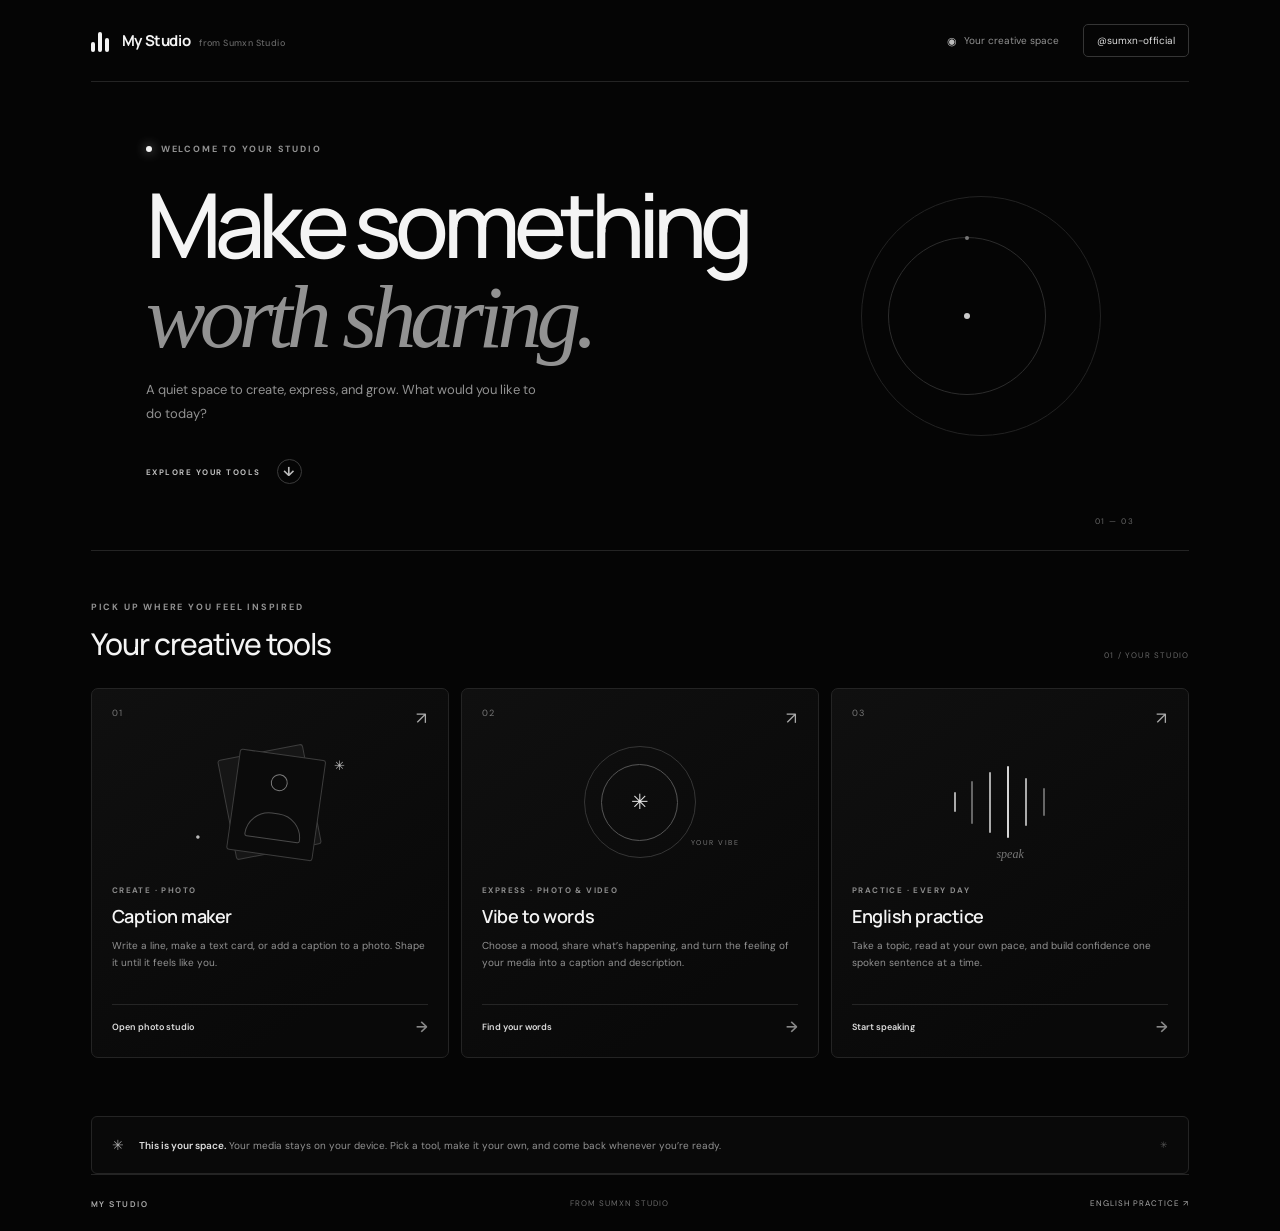
<file: index.html>
<!doctype html>
<html lang="en">
  <head>
    <meta charset="utf-8">
    <meta name="viewport" content="width=device-width, initial-scale=1">
    <meta name="theme-color" content="#050505">
    <meta name="description" content="Welcome to My Studio by Sumxn Studio. Create captions, shape your media's vibe, or practice English.">
    <title>My Studio — from Sumxn Studio</title>
    <link rel="preconnect" href="https://fonts.googleapis.com">
    <link rel="preconnect" href="https://fonts.gstatic.com" crossorigin>
    <link href="https://fonts.googleapis.com/css2?family=DM+Sans:wght@400;500;600;700&family=Manrope:wght@400;500;600;700;800&display=swap" rel="stylesheet">
    <link rel="stylesheet" href="assets/css/studio.css">
  </head>
  <body>
    <div class="site-shell">
      <header class="topbar">
        <a class="brand" href="index.html" aria-label="My Studio home">
          <span class="brand-mark" aria-hidden="true"><span></span><span></span><span></span></span>
          <span class="brand-name">My Studio <span>from Sumxn Studio</span></span>
        </a>
        <div class="topbar-actions">
          <span class="private-note"><span aria-hidden="true">◉</span> Your creative space</span>
          <button id="credit-settings-button" class="credit-button" type="button">Set your @credit</button>
        </div>
      </header>

      <main>
        <section class="hero">
          <p class="eyebrow"><span></span> WELCOME TO YOUR STUDIO</p>
          <h1>Make something<br><em>worth sharing.</em></h1>
          <p class="hero-copy">A quiet space to create, express, and grow. What would you like to do today?</p>
          <a class="scroll-cue" href="#your-tools"><span>EXPLORE YOUR TOOLS</span><span aria-hidden="true">↓</span></a>
          <div class="hero-orbit orbit-one" aria-hidden="true"></div>
          <div class="hero-orbit orbit-two" aria-hidden="true"></div>
          <span class="hero-index" aria-hidden="true">01 — 03</span>
        </section>

        <section id="your-tools" class="tools-section" aria-labelledby="tools-title">
          <div class="section-heading">
            <div>
              <p class="eyebrow">PICK UP WHERE YOU FEEL INSPIRED</p>
              <h2 id="tools-title">Your creative tools</h2>
            </div>
            <span class="section-index">01 / YOUR STUDIO</span>
          </div>
          <div class="tool-grid">
            <a class="tool-card" href="photo-caption.html">
              <div class="tool-card-top"><span class="tool-number">01</span><span class="tool-arrow" aria-hidden="true">↗</span></div>
              <div class="tool-illustration photo-illustration" aria-hidden="true">
                <span class="frame frame-back"></span><span class="frame frame-front"><i></i><b></b></span>
                <span class="spark spark-a">✳</span><span class="spark spark-b">·</span>
              </div>
              <p class="tool-tag">CREATE · PHOTO</p>
              <h3>Caption maker</h3>
              <p class="tool-description">Write a line, make a text card, or add a caption to a photo. Shape it until it feels like you.</p>
              <span class="tool-link">Open photo studio <span aria-hidden="true">→</span></span>
            </a>

            <a class="tool-card" href="vibe-studio.html">
              <div class="tool-card-top"><span class="tool-number">02</span><span class="tool-arrow" aria-hidden="true">↗</span></div>
              <div class="tool-illustration vibe-illustration" aria-hidden="true">
                <span class="vibe-ring ring-one"></span><span class="vibe-ring ring-two"></span>
                <span class="vibe-core">✳</span><span class="vibe-label">YOUR VIBE</span>
              </div>
              <p class="tool-tag">EXPRESS · PHOTO & VIDEO</p>
              <h3>Vibe to words</h3>
              <p class="tool-description">Choose a mood, share what’s happening, and turn the feeling of your media into a caption and description.</p>
              <span class="tool-link">Find your words <span aria-hidden="true">→</span></span>
            </a>

            <a class="tool-card" href="speaking.html">
              <div class="tool-card-top"><span class="tool-number">03</span><span class="tool-arrow" aria-hidden="true">↗</span></div>
              <div class="tool-illustration speaking-illustration" aria-hidden="true">
                <span class="sound-line line-one"></span><span class="sound-line line-two"></span>
                <span class="sound-line line-three"></span><span class="sound-line line-four"></span>
                <span class="sound-line line-five"></span><span class="sound-line line-six"></span>
                <span class="speaking-word">speak</span>
              </div>
              <p class="tool-tag">PRACTICE · EVERY DAY</p>
              <h3>English practice</h3>
              <p class="tool-description">Take a topic, read at your own pace, and build confidence one spoken sentence at a time.</p>
              <span class="tool-link">Start speaking <span aria-hidden="true">→</span></span>
            </a>
          </div>
        </section>

        <section class="studio-note" aria-label="A note about your studio">
          <span class="note-mark" aria-hidden="true">✳</span>
          <p><span>This is your space.</span> Your media stays on your device. Pick a tool, make it your own, and come back whenever you’re ready.</p>
          <span class="note-end" aria-hidden="true">✳</span>
        </section>
      </main>
      <footer class="footer"><a class="footer-brand" href="index.html">MY STUDIO</a><span>FROM SUMXN STUDIO</span><a href="speaking.html">ENGLISH PRACTICE ↗</a></footer>
    </div>

    <dialog id="credit-dialog" class="credit-dialog">
      <form id="credit-form" method="dialog">
        <button class="dialog-close" type="button" aria-label="Close">×</button>
        <p class="eyebrow">MAKE IT YOURS</p>
        <h2>Set your @credit</h2>
        <p class="dialog-copy">Your handle can appear on exported images and captions. Leave it blank for no credit.</p>
        <label for="credit-input">YOUR HANDLE</label>
        <input id="credit-input" maxlength="40" placeholder="@yourname" autocomplete="off">
        <div class="dialog-actions"><button type="button" class="button-secondary" id="credit-cancel">Cancel</button><button type="submit" class="button-primary">Save handle</button></div>
      </form>
    </dialog>
    <script src="assets/js/studio.js" defer></script>
  </body>
</html>
</file>
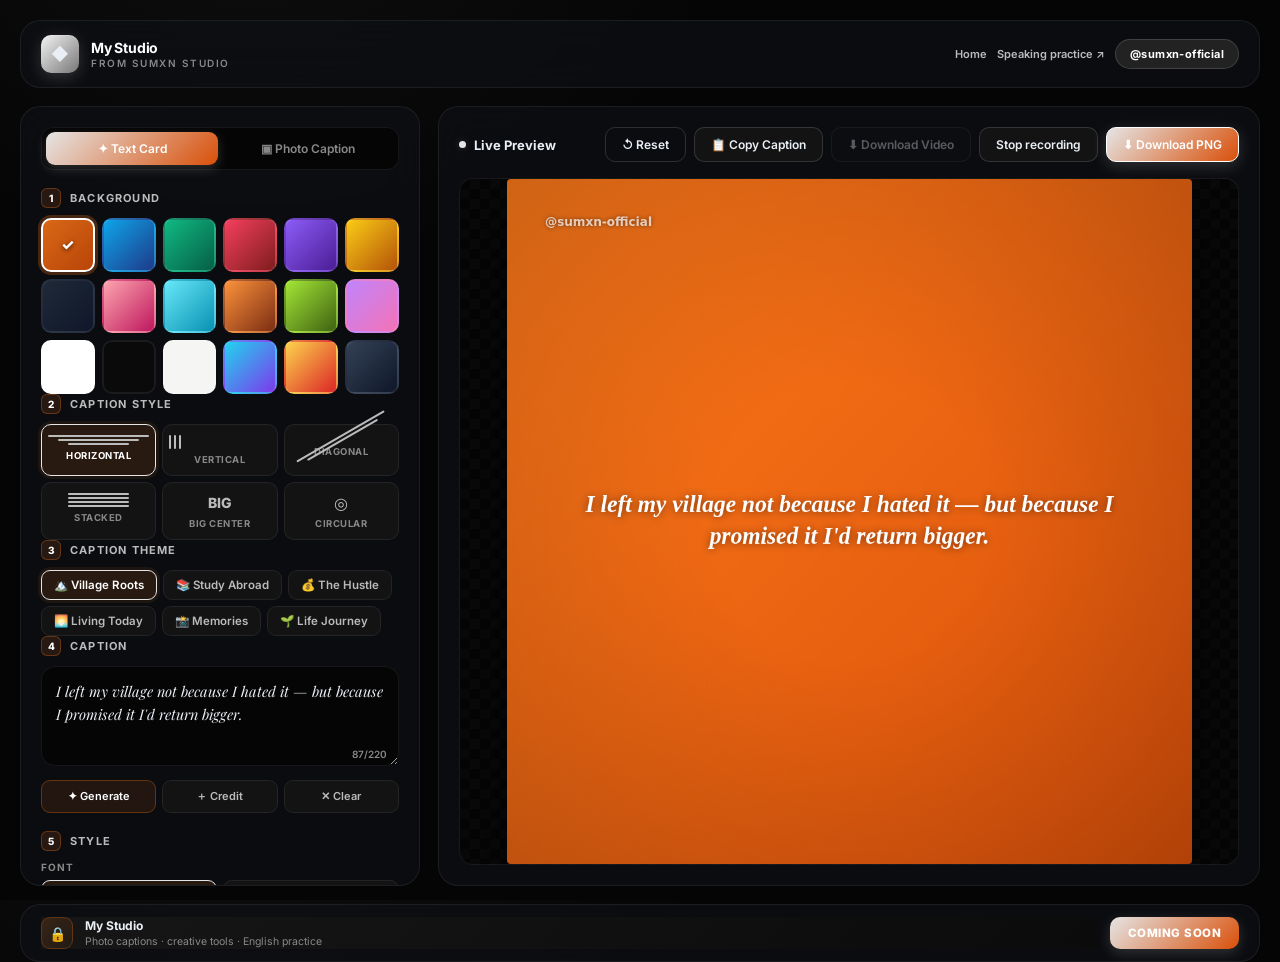
<file: photo-caption.html>
<!DOCTYPE html>
<html lang="en">
<head>
<meta charset="UTF-8">
<meta name="viewport" content="width=device-width, initial-scale=1.0">
<title>My Studio — from Sumxn Studio</title>
<link rel="preconnect" href="https://fonts.googleapis.com">
<link rel="preconnect" href="https://fonts.gstatic.com" crossorigin>
<link href="https://fonts.googleapis.com/css2?family=Inter:wght@400;500;600;700;800&family=Playfair+Display:ital,wght@0,600;1,500&display=swap" rel="stylesheet">
<style>
  * { margin: 0; padding: 0; box-sizing: border-box; }

  :root {
    --bg-0: #050505;
    --bg-1: #0b0b0b;
    --bg-2: #131313;
    --bg-3: #1b1b1b;
    --stroke: rgba(255,255,255,0.07);
    --stroke-2: rgba(255,255,255,0.14);
    --text: #eaeef5;
    --text-dim: #888;
    --text-mid: #bbb;
    --accent: #e5e5e5;
    --accent-2: #fff;
    --accent-glow: rgba(255,255,255,0.16);
    --success: #d3d3d3;
    --radius: 14px;
    --radius-lg: 20px;
  }

  html, body { height: 100%; }

  body {
    font-family: 'Inter', system-ui, -apple-system, sans-serif;
    background: var(--bg-0);
    background-image: radial-gradient(ellipse 800px 600px at 20% -10%, rgba(255,255,255,0.035), transparent 60%);
    color: var(--text);
    min-height: 100vh;
    padding: 20px;
    -webkit-font-smoothing: antialiased;
  }

  .app {
    max-width: 1280px;
    margin: 0 auto;
    display: grid;
    grid-template-columns: 400px 1fr;
    grid-template-rows: auto 1fr auto;
    gap: 18px;
    min-height: calc(100vh - 40px);
  }

  /* ==================== HEADER ==================== */
  .header {
    grid-column: 1 / -1;
    display: flex;
    align-items: center;
    justify-content: space-between;
    padding: 14px 20px;
    background: rgba(14,16,22,0.7);
    backdrop-filter: blur(20px);
    border: 1px solid var(--stroke);
    border-radius: var(--radius-lg);
    flex-wrap: wrap;
    gap: 12px;
  }

  .logo { display: flex; align-items: center; gap: 12px; }

  .logo-mark {
    width: 38px; height: 38px;
    border-radius: 10px;
    background: linear-gradient(135deg, #f4f4f4 0%, #777 100%);
    display: grid; place-items: center;
    font-size: 17px;
    box-shadow: 0 4px 16px var(--accent-glow), inset 0 1px 0 rgba(255,255,255,0.2);
  }

  .logo-text .name { color: #fff; font-size: 14px; font-weight: 700; letter-spacing: -0.2px; }
  .logo-text .sub {
    font-size: 10px; color: var(--text-dim);
    letter-spacing: 1.5px; text-transform: uppercase;
    font-weight: 600; margin-top: 1px;
  }

  .header-right { display: flex; align-items: center; gap: 10px; }

  .header-link {
    color: var(--text-mid);
    font-size: 11px;
    font-weight: 600;
    text-decoration: none;
    transition: color 0.18s;
  }

  .header-link:hover { color: var(--accent-2); }

  .credit-dialog {
    width: min(420px, calc(100% - 32px));
    padding: 24px;
    border: 1px solid var(--stroke-2);
    border-radius: var(--radius-lg);
    background: #101010;
    color: var(--text);
  }
  .credit-dialog::backdrop { background: rgba(0,0,0,0.78); backdrop-filter: blur(4px); }
  .credit-dialog h2 { margin: 0 0 8px; font-size: 18px; }
  .credit-dialog p { margin: 0 0 18px; color: var(--text-dim); font-size: 12px; line-height: 1.6; }
  .credit-dialog input { width: 100%; padding: 11px 12px; border: 1px solid var(--stroke-2); border-radius: 9px; background: #080808; color: var(--text); font: inherit; }
  .credit-dialog-actions { display: flex; justify-content: flex-end; gap: 9px; margin-top: 18px; }
  .credit-dialog-actions button { padding: 9px 13px; border: 1px solid var(--stroke-2); border-radius: 8px; background: #1c1c1c; color: var(--text); cursor: pointer; }
  .credit-dialog-actions button[type="submit"] { background: #eee; color: #111; border-color: #eee; font-weight: 700; }
  .header-right .credit-pill { cursor: pointer; font-family: inherit; border: 1px solid var(--stroke-2); background: #222; }
  .header-right .credit-pill:hover { background: #303030; }
  .app { max-width: 1380px; }
  .step-num { background: rgba(255,255,255,.06); border-color: rgba(255,255,255,.24); color: #eee; }
  .mode-btn.active, .btn-primary, .pro-cta { background: linear-gradient(135deg,#f0f0f0,#a5a5a5); color: #111; box-shadow: 0 4px 12px rgba(255,255,255,.12); }
  .style-preset.active { border-color: #bbb; background: rgba(255,255,255,.06); }
  .style-preset.active .sp-name { color: #fff; }
  .bg-swatch.active { border-color: #fff; box-shadow: 0 0 0 3px rgba(255,255,255,.2); }
  .bg-swatch.active::after { background: rgba(0,0,0,.22); }
  .chip.active, .pos-chip.active { background: rgba(255,255,255,.1); border-color: #aaa; color: #fff; box-shadow: 0 0 0 3px rgba(255,255,255,.05); }
  .slider { accent-color: #ddd; }
  .upload-zone.dragover { border-color: #ddd; background: rgba(255,255,255,.04); }
  .toast-icon.success, .toast-icon.info { background: rgba(255,255,255,.1); color: #eee; }
  .pro-banner { background: linear-gradient(135deg,#161616,#0b0b0b); border-color: #303030; }

  .credit-pill {
    font-size: 11px; font-weight: 700; color: #fff;
    background: #222;
    border: 1px solid var(--stroke-2);
    padding: 7px 14px; border-radius: 40px;
    letter-spacing: 0.4px;
    cursor: pointer;
    font-family: inherit;
    transition: background 0.18s, border-color 0.18s;
  }
  .credit-pill:hover { background: #303030; border-color: rgba(255,255,255,0.3); }

  /* ==================== SIDEBAR ==================== */
  .sidebar {
    background: rgba(14,16,22,0.7);
    backdrop-filter: blur(20px);
    border: 1px solid var(--stroke);
    border-radius: var(--radius-lg);
    padding: 20px;
    display: flex;
    flex-direction: column;
    gap: 18px;
    overflow-y: auto;
    max-height: calc(100vh - 120px);
  }

  .sidebar::-webkit-scrollbar { width: 6px; }
  .sidebar::-webkit-scrollbar-thumb { background: var(--stroke-2); border-radius: 3px; }

  /* ---- Mode toggle ---- */
  .mode-toggle {
    display: flex;
    background: var(--bg-0);
    border: 1px solid var(--stroke);
    border-radius: 12px;
    padding: 4px;
    gap: 4px;
  }

  .mode-btn {
    flex: 1;
    padding: 9px;
    border: none;
    background: transparent;
    color: var(--text-dim);
    font-size: 12px;
    font-weight: 600;
    cursor: pointer;
    border-radius: 9px;
    transition: all 0.2s;
    font-family: 'Inter', sans-serif;
    display: flex;
    align-items: center;
    justify-content: center;
    gap: 6px;
  }

  .mode-btn:hover { color: var(--text); }

  .mode-btn.active {
    background: linear-gradient(135deg, var(--accent) 0%, #d9500a 100%);
    color: #fff;
    box-shadow: 0 4px 12px var(--accent-glow);
  }

  /* ---- Step blocks ---- */
  .step { display: flex; flex-direction: column; gap: 10px; }

  .step-head { display: flex; align-items: center; gap: 9px; }

  .step-num {
    width: 20px; height: 20px;
    border-radius: 6px;
    background: rgba(255,122,26,0.12);
    border: 1px solid rgba(255,122,26,0.3);
    color: var(--accent-2);
    font-size: 10px; font-weight: 800;
    display: grid; place-items: center;
    flex-shrink: 0;
  }

  .step-title {
    font-size: 11px; font-weight: 700;
    letter-spacing: 1.2px; text-transform: uppercase;
    color: var(--text-mid);
  }

  /* ---- Background presets (FIXED - visible colors) ---- */
  .bg-presets {
    display: grid;
    grid-template-columns: repeat(6, 1fr);
    gap: 7px;
  }

  .bg-swatch {
    aspect-ratio: 1;
    border-radius: 10px;
    border: 2px solid var(--stroke);
    cursor: pointer;
    transition: all 0.18s;
    position: relative;
    overflow: hidden;
  }

  .bg-swatch:hover { transform: scale(1.08); }

  .bg-swatch.active {
    border-color: var(--accent-2);
    box-shadow: 0 0 0 3px rgba(255,122,26,0.25);
  }

  .bg-swatch.active::after {
    content: '✓';
    position: absolute;
    inset: 0;
    display: grid;
    place-items: center;
    font-size: 15px;
    font-weight: 800;
    color: #fff;
    text-shadow: 0 1px 4px rgba(0,0,0,0.7);
    background: rgba(0,0,0,0.15);
  }

  /* ---- Chips ---- */
  .chip-grid { display: flex; flex-wrap: wrap; gap: 6px; }

  .chip {
    background: var(--bg-2);
    border: 1px solid var(--stroke);
    color: var(--text-mid);
    padding: 7px 12px;
    border-radius: 9px;
    cursor: pointer;
    font-size: 11.5px; font-weight: 600;
    transition: all 0.18s;
    user-select: none;
    display: inline-flex; align-items: center; gap: 5px;
  }

  .chip:hover {
    border-color: var(--stroke-2);
    color: var(--text);
    background: var(--bg-3);
  }

  .chip.active {
    background: rgba(255,122,26,0.13);
    border-color: var(--accent);
    color: var(--accent-2);
    box-shadow: 0 0 0 3px rgba(255,122,26,0.08);
  }

  /* ---- Caption style buttons ---- */
  .style-presets {
    display: grid;
    grid-template-columns: repeat(3, 1fr);
    gap: 6px;
  }

  .style-preset {
    background: var(--bg-2);
    border: 1px solid var(--stroke);
    color: var(--text-mid);
    padding: 10px 6px;
    border-radius: 10px;
    cursor: pointer;
    transition: all 0.18s;
    text-align: center;
    display: flex;
    flex-direction: column;
    align-items: center;
    gap: 5px;
    font-family: 'Inter', sans-serif;
  }

  .style-preset:hover {
    border-color: var(--stroke-2);
    background: var(--bg-3);
  }

  .style-preset.active {
    background: rgba(255,122,26,0.13);
    border-color: var(--accent);
    box-shadow: 0 0 0 3px rgba(255,122,26,0.08);
  }

  .style-preset.active .sp-name { color: var(--accent-2); }

  .sp-icon {
    font-size: 16px;
    line-height: 1;
    display: flex;
    align-items: center;
    justify-content: center;
    height: 20px;
    color: var(--text-mid);
  }

  .style-preset.active .sp-icon { color: var(--accent-2); }

  /* Little visual preview lines */
  .sp-lines {
    display: flex;
    flex-direction: column;
    gap: 2px;
    align-items: center;
    width: 100%;
  }
  .sp-lines .l { height: 2px; background: currentColor; border-radius: 2px; }
  .sp-lines .l.s { width: 60%; }
  .sp-lines .l.m { width: 80%; }
  .sp-lines .l.f { width: 100%; }
  .sp-lines.vertical { flex-direction: row; height: 14px; gap: 3px; align-items: stretch; }
  .sp-lines.vertical .l { width: 2px; height: 100%; }
  .sp-lines.diagonal { transform: rotate(-30deg); }

  .sp-name {
    font-size: 9.5px;
    font-weight: 700;
    letter-spacing: 0.5px;
    text-transform: uppercase;
    color: var(--text-dim);
  }

  /* ---- Caption editor ---- */
  .caption-wrap { position: relative; }

  .caption-input {
    width: 100%;
    background: var(--bg-0);
    border: 1px solid var(--stroke);
    border-radius: var(--radius);
    padding: 13px 14px;
    color: var(--text);
    font-family: 'Playfair Display', Georgia, serif;
    font-style: italic;
    font-size: 14.5px;
    line-height: 1.6;
    resize: vertical;
    min-height: 100px;
    outline: none;
    transition: all 0.2s;
  }

  .caption-input:focus {
    border-color: var(--accent);
    box-shadow: 0 0 0 3px rgba(255,122,26,0.1);
  }

  .caption-input::placeholder { color: var(--text-dim); font-style: italic; }

  .char-count {
    position: absolute;
    bottom: 10px; right: 12px;
    font-size: 10px; color: var(--text-dim);
    font-family: 'Inter', sans-serif;
    font-style: normal; font-weight: 600;
    pointer-events: none;
  }

  .char-count.warn { color: #ffb020; }
  .char-count.over { color: #ff6b6b; }

  .tool-row { display: flex; gap: 6px; flex-wrap: wrap; }

  .tool-btn {
    flex: 1;
    background: var(--bg-2);
    border: 1px solid var(--stroke);
    color: var(--text-mid);
    padding: 8px 10px;
    border-radius: 9px;
    font-size: 11px; font-weight: 600;
    cursor: pointer;
    transition: all 0.18s;
    display: inline-flex; align-items: center; justify-content: center;
    gap: 5px; white-space: nowrap;
    font-family: 'Inter', sans-serif;
  }

  .tool-btn:hover {
    color: var(--text);
    border-color: var(--stroke-2);
    background: var(--bg-3);
  }

  .tool-btn.primary {
    background: rgba(255,122,26,0.1);
    border-color: rgba(255,122,26,0.3);
    color: var(--accent-2);
  }

  .tool-btn.primary:hover {
    background: rgba(255,122,26,0.18);
    border-color: var(--accent);
  }

  /* ---- Style controls ---- */
  .style-group { display: flex; flex-direction: column; gap: 7px; }

  .style-label {
    font-size: 10px; color: var(--text-dim);
    letter-spacing: 1px; text-transform: uppercase;
    font-weight: 700;
  }

  .swatch-row { display: flex; gap: 7px; flex-wrap: wrap; }

  .swatch {
    width: 28px; height: 28px;
    border-radius: 8px;
    border: 2px solid var(--stroke);
    cursor: pointer;
    transition: all 0.18s;
    position: relative;
  }

  .swatch:hover { transform: scale(1.08); }

  .swatch.active {
    border-color: var(--accent-2);
    box-shadow: 0 0 0 3px rgba(255,122,26,0.18);
  }

  .swatch.active::after {
    content: '✓';
    position: absolute;
    inset: 0;
    display: grid; place-items: center;
    font-size: 13px; font-weight: 800;
    color: rgba(0,0,0,0.6);
    text-shadow: 0 0 3px rgba(255,255,255,0.5);
  }

  .font-row { display: flex; gap: 6px; }

  .font-btn {
    flex: 1;
    background: var(--bg-2);
    border: 1px solid var(--stroke);
    color: var(--text-mid);
    padding: 9px 6px;
    border-radius: 9px;
    cursor: pointer;
    font-size: 12px;
    transition: all 0.18s;
    text-align: center;
    font-weight: 600;
  }

  .font-btn[data-font="playfair"] {
    font-family: 'Playfair Display', serif;
    font-style: italic; font-size: 13px;
  }
  .font-btn[data-font="inter"] { font-family: 'Inter', sans-serif; }

  .font-btn:hover { color: var(--text); border-color: var(--stroke-2); }

  .font-btn.active {
    background: rgba(255,122,26,0.13);
    border-color: var(--accent);
    color: var(--accent-2);
  }

  .slider-row { display: flex; align-items: center; gap: 10px; }

  .slider {
    flex: 1;
    -webkit-appearance: none;
    appearance: none;
    height: 4px; border-radius: 2px;
    background: var(--bg-3);
    outline: none; cursor: pointer;
  }

  .slider::-webkit-slider-thumb {
    -webkit-appearance: none;
    appearance: none;
    width: 15px; height: 15px;
    border-radius: 50%;
    background: var(--accent);
    cursor: pointer;
    box-shadow: 0 0 0 3px rgba(255,122,26,0.2);
  }

  .slider::-moz-range-thumb {
    width: 15px; height: 15px;
    border-radius: 50%;
    background: var(--accent);
    cursor: pointer; border: none;
  }

  .slider-value {
    font-size: 11px; font-weight: 700;
    color: var(--text-mid);
    min-width: 34px; text-align: right;
    font-variant-numeric: tabular-nums;
  }

  /* ==================== MAIN ==================== */
  .main {
    background: rgba(14,16,22,0.7);
    backdrop-filter: blur(20px);
    border: 1px solid var(--stroke);
    border-radius: var(--radius-lg);
    padding: 20px;
    display: flex;
    flex-direction: column;
    gap: 16px;
    max-height: calc(100vh - 120px);
  }

  .main-head {
    display: flex; align-items: center;
    justify-content: space-between;
    flex-wrap: wrap; gap: 10px;
  }

  .main-title {
    font-size: 13px; font-weight: 700;
    color: var(--text);
    display: flex; align-items: center; gap: 8px;
  }

  .main-title .dot {
    width: 7px; height: 7px;
    border-radius: 50%;
    background: var(--accent);
    box-shadow: 0 0 8px var(--accent-glow);
  }

  .main-actions { display: flex; gap: 8px; flex-wrap: wrap; }

  .btn {
    padding: 9px 16px;
    border-radius: 10px;
    border: 1px solid var(--stroke-2);
    background: var(--bg-2);
    color: var(--text);
    font-size: 12px; font-weight: 600;
    cursor: pointer;
    transition: all 0.2s;
    display: inline-flex; align-items: center; justify-content: center;
    gap: 6px; white-space: nowrap;
    font-family: 'Inter', sans-serif;
  }

  .btn:hover:not(:disabled) {
    background: var(--bg-3);
    transform: translateY(-1px);
    box-shadow: 0 6px 16px rgba(0,0,0,0.4);
  }

  .btn:disabled { opacity: 0.35; cursor: not-allowed; }

  .btn-primary {
    background: linear-gradient(135deg, var(--accent) 0%, #d9500a 100%);
    border-color: var(--accent-2);
    color: #fff;
    box-shadow: 0 4px 16px var(--accent-glow);
  }

  .btn-primary:hover:not(:disabled) {
    background: linear-gradient(135deg, #ff9040 0%, #e05a15 100%);
    box-shadow: 0 8px 24px rgba(255,122,26,0.5);
  }

  .btn-ghost { background: transparent; }

  /* ---- Preview ---- */
  .preview-container {
    flex: 1;
    background: var(--bg-0);
    border: 1px solid var(--stroke);
    border-radius: var(--radius);
    display: flex;
    align-items: center;
    justify-content: center;
    overflow: hidden;
    position: relative;
    min-height: 340px;
    background-image:
      linear-gradient(45deg, rgba(255,255,255,0.015) 25%, transparent 25%),
      linear-gradient(-45deg, rgba(255,255,255,0.015) 25%, transparent 25%),
      linear-gradient(45deg, transparent 75%, rgba(255,255,255,0.015) 75%),
      linear-gradient(-45deg, transparent 75%, rgba(255,255,255,0.015) 75%);
    background-size: 20px 20px;
    background-position: 0 0, 0 10px, 10px -10px, -10px 0px;
  }

  #previewCanvas {
    max-width: 100%;
    max-height: 100%;
    display: block;
    border-radius: 4px;
    box-shadow: 0 20px 60px rgba(0,0,0,0.6);
  }

  /* ==================== BOTTOM BAR ==================== */
  .bottom-bar {
    grid-column: 1 / -1;
    display: flex; align-items: center;
    justify-content: space-between;
    padding: 12px 20px;
    background: rgba(14,16,22,0.7);
    backdrop-filter: blur(20px);
    border: 1px solid var(--stroke);
    border-radius: var(--radius-lg);
    flex-wrap: wrap; gap: 12px;
  }

  .pro-banner {
    display: flex; align-items: center;
    gap: 12px; flex: 1; min-width: 240px;
  }

  .pro-lock {
    width: 32px; height: 32px;
    border-radius: 9px;
    background: linear-gradient(135deg, rgba(255,122,26,0.15), rgba(255,122,26,0.05));
    border: 1px solid rgba(255,122,26,0.25);
    display: grid; place-items: center;
    font-size: 14px; flex-shrink: 0;
  }

  .pro-text .title { font-size: 12px; font-weight: 700; color: var(--text); }
  .pro-text .desc { font-size: 10.5px; color: var(--text-dim); margin-top: 2px; }

  .pro-cta {
    background: linear-gradient(135deg, var(--accent) 0%, #d9500a 100%);
    border: none; color: #fff;
    padding: 9px 18px; border-radius: 10px;
    font-size: 11.5px; font-weight: 800;
    letter-spacing: 0.5px; cursor: pointer;
    transition: all 0.2s;
    box-shadow: 0 4px 14px var(--accent-glow);
    text-transform: uppercase;
    font-family: 'Inter', sans-serif;
  }

  .pro-cta:hover { transform: translateY(-1px); }

  /* ==================== TOAST ==================== */
  .toast-stack {
    position: fixed;
    bottom: 24px; left: 50%;
    transform: translateX(-50%);
    display: flex; flex-direction: column;
    gap: 8px; z-index: 9999;
    pointer-events: none;
  }

  .toast {
    background: var(--bg-2);
    border: 1px solid var(--stroke-2);
    color: var(--text);
    padding: 11px 18px;
    border-radius: 12px;
    font-size: 12.5px; font-weight: 600;
    box-shadow: 0 20px 50px rgba(0,0,0,0.6);
    display: flex; align-items: center; gap: 9px;
    animation: toastIn 0.35s cubic-bezier(0.34, 1.56, 0.64, 1);
    min-width: 200px;
    font-family: 'Inter', sans-serif;
  }

  .toast.exit { animation: toastOut 0.25s ease forwards; }

  @keyframes toastIn {
    from { opacity: 0; transform: translateY(20px) scale(0.95); }
    to { opacity: 1; transform: translateY(0) scale(1); }
  }

  @keyframes toastOut {
    to { opacity: 0; transform: translateY(10px) scale(0.95); }
  }

  .toast-icon {
    width: 20px; height: 20px;
    border-radius: 6px;
    display: grid; place-items: center;
    font-size: 11px; flex-shrink: 0;
  }

  .toast-icon.success { background: rgba(52,211,153,0.15); color: var(--success); }
  .toast-icon.info { background: rgba(255,122,26,0.15); color: var(--accent-2); }
  .toast-icon.error { background: rgba(255,80,80,0.15); color: #ff6b6b; }

  .hide-mode { display: none !important; }

  /* ==================== RESPONSIVE ==================== */
  @media (max-width: 1024px) {
    .app { grid-template-columns: 1fr; min-height: auto; }
    .sidebar, .main { max-height: none; }
    .main { min-height: 480px; }
  }

  @media (max-width: 640px) {
    body { padding: 12px; }
    .app { gap: 12px; }
    .header { padding: 12px 14px; border-radius: 16px; }
    .sidebar, .main { padding: 16px; border-radius: 16px; }
    .bottom-bar { padding: 12px 14px; border-radius: 16px; flex-direction: column; align-items: stretch; }
    .main-actions { width: 100%; }
    .main-actions .btn { flex: 1; }
    .credit-pill { display: none; }
    .preview-container { min-height: 260px; }
    .bg-presets { grid-template-columns: repeat(4, 1fr); }
    .style-presets { grid-template-columns: repeat(2, 1fr); }
  }
</style>
</head>
<body>

<div class="app">

  <!-- ==================== HEADER ==================== -->
  <header class="header">
    <div class="logo">
      <div class="logo-mark">◆</div>
      <div class="logo-text">
        <div class="name">My Studio</div>
        <div class="sub">from Sumxn Studio</div>
      </div>
    </div>
    <div class="header-right">
      <a class="header-link" href="index.html">Home</a>
      <a class="header-link" href="speaking.html">Speaking practice ↗</a>
      <button id="credit-settings-button" class="credit-pill" type="button" aria-label="Customize your credit">Set your @credit</button>
    </div>
  </header>

  <!-- ==================== SIDEBAR ==================== -->
  <aside class="sidebar">

    <!-- MODE TOGGLE -->
    <div class="mode-toggle">
      <button class="mode-btn active" data-mode="text">✦ Text Card</button>
      <button class="mode-btn" data-mode="photo">▣ Photo Caption</button>
    </div>

    <!-- ============ TEXT CARD MODE ============ -->
    <div id="textModePanel">

      <!-- Background -->
      <div class="step">
        <div class="step-head">
          <div class="step-num">1</div>
          <div class="step-title">Background</div>
        </div>
        <div class="bg-presets" id="bgPresets">
          <!-- Gradients — inline styles make them VISIBLE -->
          <div class="bg-swatch active" data-bg="linear-gradient(135deg,#ff7a1a,#d9500a)" style="background: linear-gradient(135deg,#ff7a1a,#d9500a);"></div>
          <div class="bg-swatch" data-bg="linear-gradient(135deg,#0ea5e9,#1e3a8a)" style="background: linear-gradient(135deg,#0ea5e9,#1e3a8a);"></div>
          <div class="bg-swatch" data-bg="linear-gradient(135deg,#10b981,#065f46)" style="background: linear-gradient(135deg,#10b981,#065f46);"></div>
          <div class="bg-swatch" data-bg="linear-gradient(135deg,#f43f5e,#7f1d1d)" style="background: linear-gradient(135deg,#f43f5e,#7f1d1d);"></div>
          <div class="bg-swatch" data-bg="linear-gradient(135deg,#8b5cf6,#4c1d95)" style="background: linear-gradient(135deg,#8b5cf6,#4c1d95);"></div>
          <div class="bg-swatch" data-bg="linear-gradient(135deg,#facc15,#b45309)" style="background: linear-gradient(135deg,#facc15,#b45309);"></div>
          <div class="bg-swatch" data-bg="linear-gradient(135deg,#1f2937,#0f172a)" style="background: linear-gradient(135deg,#1f2937,#0f172a);"></div>
          <div class="bg-swatch" data-bg="linear-gradient(135deg,#fda4af,#be185d)" style="background: linear-gradient(135deg,#fda4af,#be185d);"></div>
          <div class="bg-swatch" data-bg="linear-gradient(135deg,#67e8f9,#0891b2)" style="background: linear-gradient(135deg,#67e8f9,#0891b2);"></div>
          <div class="bg-swatch" data-bg="linear-gradient(135deg,#fb923c,#7c2d12)" style="background: linear-gradient(135deg,#fb923c,#7c2d12);"></div>
          <div class="bg-swatch" data-bg="linear-gradient(135deg,#a3e635,#3f6212)" style="background: linear-gradient(135deg,#a3e635,#3f6212);"></div>
          <div class="bg-swatch" data-bg="linear-gradient(135deg,#c084fc,#f472b6)" style="background: linear-gradient(135deg,#c084fc,#f472b6);"></div>
          <div class="bg-swatch" data-bg="#ffffff" style="background:#ffffff;"></div>
          <div class="bg-swatch" data-bg="#0a0a0a" style="background:#0a0a0a;"></div>
          <div class="bg-swatch" data-bg="#f5f5f4" style="background:#f5f5f4;"></div>
          <div class="bg-swatch" data-bg="linear-gradient(135deg,#22d3ee,#7c3aed)" style="background: linear-gradient(135deg,#22d3ee,#7c3aed);"></div>
          <div class="bg-swatch" data-bg="linear-gradient(135deg,#fcd34d,#dc2626)" style="background: linear-gradient(135deg,#fcd34d,#dc2626);"></div>
          <div class="bg-swatch" data-bg="linear-gradient(135deg,#334155,#0f172a)" style="background: linear-gradient(135deg,#334155,#0f172a);"></div>
        </div>
      </div>

      <!-- Caption Style -->
      <div class="step">
        <div class="step-head">
          <div class="step-num">2</div>
          <div class="step-title">Caption Style</div>
        </div>
        <div class="style-presets" id="stylePresets">
          <div class="style-preset active" data-style="horizontal">
            <div class="sp-lines">
              <div class="l f"></div>
              <div class="l m"></div>
              <div class="l s"></div>
            </div>
            <div class="sp-name">Horizontal</div>
          </div>
          <div class="style-preset" data-style="vertical">
            <div class="sp-lines vertical">
              <div class="l"></div>
              <div class="l"></div>
              <div class="l"></div>
            </div>
            <div class="sp-name">Vertical</div>
          </div>
          <div class="style-preset" data-style="diagonal">
            <div class="sp-lines diagonal">
              <div class="l f"></div>
              <div class="l m"></div>
            </div>
            <div class="sp-name">Diagonal</div>
          </div>
          <div class="style-preset" data-style="stacked">
            <div class="sp-lines">
              <div class="l s"></div>
              <div class="l s"></div>
              <div class="l s"></div>
              <div class="l s"></div>
            </div>
            <div class="sp-name">Stacked</div>
          </div>
          <div class="style-preset" data-style="big">
            <div class="sp-icon" style="font-size:14px;font-weight:800;">BIG</div>
            <div class="sp-name">Big Center</div>
          </div>
          <div class="style-preset" data-style="circle">
            <div class="sp-icon">◎</div>
            <div class="sp-name">Circular</div>
          </div>
        </div>
      </div>

      <!-- Theme -->
      <div class="step">
        <div class="step-head">
          <div class="step-num">3</div>
          <div class="step-title">Caption Theme</div>
        </div>
        <div class="chip-grid" id="themeChipsText">
          <div class="chip active" data-theme="village">🏔️ Village Roots</div>
          <div class="chip" data-theme="study">📚 Study Abroad</div>
          <div class="chip" data-theme="hustle">💰 The Hustle</div>
          <div class="chip" data-theme="today">🌅 Living Today</div>
          <div class="chip" data-theme="memories">📸 Memories</div>
          <div class="chip" data-theme="life">🌱 Life Journey</div>
        </div>
      </div>

      <!-- Caption -->
      <div class="step">
        <div class="step-head">
          <div class="step-num">4</div>
          <div class="step-title">Caption</div>
        </div>
        <div class="caption-wrap">
          <textarea id="captionText" class="caption-input" placeholder="Write or generate a caption..." maxlength="220"></textarea>
          <div class="char-count" id="charCountText">0/220</div>
        </div>
        <div class="tool-row">
          <button class="tool-btn primary" id="regenTextBtn">✦ Generate</button>
          <button class="tool-btn" id="creditTextBtn">＋ Credit</button>
          <button class="tool-btn" id="clearTextBtn">✕ Clear</button>
        </div>
      </div>

    </div>

    <!-- ============ PHOTO CAPTION MODE ============ -->
    <div id="photoModePanel" class="hide-mode">

      <div class="step">
        <div class="step-head">
          <div class="step-num">1</div>
          <div class="step-title">Upload Photo or Video</div>
        </div>
        <div class="upload-zone" id="uploadZone">
          <div class="upload-default">
            <span class="upload-icon">⬆</span>
            <div class="upload-title">Drop image or click to browse</div>
            <div class="upload-sub">JPG · PNG · WEBP · MP4 · WEBM</div>
          </div>
          <div class="upload-thumb">
            <img id="thumbImg" class="thumb-img" alt="">
            <video id="thumbVideo" class="thumb-img" controls playsinline hidden aria-label="Video preview"></video>
            <div class="thumb-info">
              <div class="thumb-name" id="thumbName">image.jpg</div>
              <div class="thumb-meta" id="thumbMeta">Ready</div>
            </div>
            <button class="thumb-remove" id="thumbRemove" title="Remove">✕</button>
          </div>
        </div>
        <input type="file" id="fileInput" accept="image/*,video/*">
      </div>

      <div class="step">
        <div class="step-head">
          <div class="step-num">2</div>
          <div class="step-title">Theme</div>
        </div>
        <div class="chip-grid" id="themeChipsPhoto">
          <div class="chip active" data-theme="village">🏔️ Village</div>
          <div class="chip" data-theme="study">📚 Study</div>
          <div class="chip" data-theme="hustle">💰 Hustle</div>
          <div class="chip" data-theme="today">🌅 Today</div>
          <div class="chip" data-theme="memories">📸 Memories</div>
          <div class="chip" data-theme="life">🌱 Life</div>
        </div>
      </div>

      <div class="step">
        <div class="step-head">
          <div class="step-num">3</div>
          <div class="step-title">Caption</div>
        </div>
        <div class="caption-wrap">
          <textarea id="captionPhoto" class="caption-input" placeholder="Write or generate a caption..." maxlength="220"></textarea>
          <div class="char-count" id="charCountPhoto">0/220</div>
        </div>
        <div class="tool-row">
          <button class="tool-btn primary" id="regenPhotoBtn">✦ Generate</button>
          <button class="tool-btn" id="creditPhotoBtn">＋ Credit</button>
          <button class="tool-btn" id="clearPhotoBtn">✕ Clear</button>
        </div>
      </div>

    </div>

    <!-- ============ SHARED STYLE CONTROLS ============ -->
    <div class="step">
      <div class="step-head">
        <div class="step-num">5</div>
        <div class="step-title">Style</div>
      </div>

      <div class="style-group">
        <div class="style-label">Font</div>
        <div class="font-row">
          <button class="font-btn active" data-font="playfair">Playfair Italic</button>
          <button class="font-btn" data-font="inter">Inter Bold</button>
        </div>
      </div>

      <div class="style-group">
        <div class="style-label">Text Color</div>
        <div class="swatch-row" id="textColors">
          <div class="swatch active" data-color="#ffffff" style="background:#ffffff;"></div>
          <div class="swatch" data-color="#ffd166" style="background:#ffd166;"></div>
          <div class="swatch" data-color="#ff8a3d" style="background:#ff8a3d;"></div>
          <div class="swatch" data-color="#7ad1ff" style="background:#7ad1ff;"></div>
          <div class="swatch" data-color="#ff8fb1" style="background:#ff8fb1;"></div>
          <div class="swatch" data-color="#000000" style="background:#000000;"></div>
        </div>
      </div>

      <div class="style-group" id="posGroup">
        <div class="style-label">Position</div>
        <div class="chip-grid" id="posChips">
          <div class="chip" data-pos="top">Top</div>
          <div class="chip" data-pos="center">Center</div>
          <div class="chip active" data-pos="bottom">Bottom</div>
        </div>
      </div>

      <div class="style-group">
        <div class="style-label">Text Size</div>
        <div class="slider-row">
          <input type="range" class="slider" id="sizeSlider" min="20" max="60" value="34">
          <span class="slider-value" id="sizeValue">34</span>
        </div>
      </div>

      <div class="style-group" id="overlayGroup">
        <div class="style-label">Overlay Darkness</div>
        <div class="slider-row">
          <input type="range" class="slider" id="overlaySlider" min="0" max="80" value="45">
          <span class="slider-value" id="overlayValue">45</span>
        </div>
      </div>
    </div>

  </aside>

  <!-- ==================== MAIN ==================== -->
  <main class="main">
    <div class="main-head">
      <div class="main-title">
        <span class="dot"></span>
        Live Preview
      </div>
      <div class="main-actions">
        <button class="btn btn-ghost" id="resetBtn">↺ Reset</button>
        <button class="btn" id="copyBtn">📋 Copy Caption</button>
        <button class="btn" id="downloadVideoBtn" disabled>⬇ Download Video</button>
        <button class="btn" id="stopVideoBtn" type="button" hidden>Stop recording</button>
        <button class="btn btn-primary" id="downloadBtn">⬇ Download PNG</button>
      </div>
    </div>

    <div class="preview-container" id="previewContainer">
      <canvas id="previewCanvas"></canvas>
    </div>
  </main>

  <!-- ==================== BOTTOM BAR ==================== -->
  <footer class="bottom-bar">
    <div class="pro-banner">
      <div class="pro-lock">🔒</div>
      <div class="pro-text">
        <div class="title">My Studio</div>
        <div class="desc">Photo captions · creative tools · English practice</div>
      </div>
    </div>
    <button class="pro-cta" id="proBtn">Coming Soon</button>
  </footer>

</div>

<dialog id="credit-dialog" class="credit-dialog">
  <form id="credit-form" method="dialog">
    <h2>Customize your credit</h2>
    <p>This handle appears on your exported image and can be added to captions. Leave it blank to hide the watermark.</p>
    <label class="step-title" for="credit-input">YOUR HANDLE</label>
    <input id="credit-input" type="text" maxlength="40" placeholder="@yourname" autocomplete="off">
    <div class="credit-dialog-actions">
      <button id="credit-cancel-button" type="button">Cancel</button>
      <button type="submit">Save credit</button>
    </div>
  </form>
</dialog>
<script>
(() => {
  const dialog = document.getElementById('credit-dialog');
  const form = document.getElementById('credit-form');
  const input = document.getElementById('credit-input');
  const creditButton = document.getElementById('credit-settings-button');
  const storageKey = 'my-studio-credit';
  function getCredit() {
    try { return localStorage.getItem(storageKey) ?? '@sumxn-official'; }
    catch (error) { console.warn('Could not read saved studio credit.', error); return '@sumxn-official'; }
  }
  function updateButton() { creditButton.textContent = getCredit() || 'Set your @credit'; }
  creditButton.addEventListener('click', () => { input.value = getCredit(); dialog.showModal(); input.focus(); });
  document.getElementById('credit-cancel-button').addEventListener('click', () => dialog.close());
  form.addEventListener('submit', (event) => {
    event.preventDefault();
    const value = input.value.trim();
    const credit = value && !value.startsWith('@') ? `@${value}` : value;
    try { localStorage.setItem(storageKey, credit); }
    catch (error) { console.error('Could not save studio credit.', error); alert('Your browser could not save this handle. Check your storage settings and try again.'); return; }
    updateButton();
    window.dispatchEvent(new Event('studio-credit-change'));
    dialog.close();
  });
  updateButton();
  window.getStudioCredit = getCredit;
})();
</script>
<div class="toast-stack" id="toastStack"></div>

<script>
(function() {
  'use strict';

  // ============================================================
  //  CAPTION ENGINE
  // ============================================================
  const CAPTIONS = {
    village: [
      "I came from a village in Nepal where the mountains taught me patience.",
      "My village didn't have much, but it gave me grit and a reason to leave.",
      "Every step in this big city, I still carry the dust of my village.",
      "I left my village not because I hated it — but because I promised it I'd return bigger.",
      "The mountains of Nepal raised me. The world is testing me now.",
      "I miss the quiet of my village. But I'm chasing a bigger dream.",
      "I am a village boy with a city-sized hunger.",
      "My roots are in Nepal. My hustle is global.",
      "I walked away from home with one bag and a thousand reasons.",
      "The village gave me my heart. This journey is giving me my story.",
      "The road out of my village was quiet, but the dream inside me was loud.",
      "I carry my village in my voice, even when I speak to the whole world.",
      "Small beginnings are still beginnings. Mine started beneath Nepal's hills.",
      "I did not leave my roots behind; I gave them a wider horizon.",
      "The same hands that helped at home are now building a life far away.",
      "Home taught me enough courage to take the first unfamiliar step.",
      "My village is my starting point, never the limit of my story.",
      "I am far from home, but every hard day brings me closer to its pride.",
      "The mountains made me patient; the journey is making me brave."
    ],
    study: [
      "I left home to study — not just books, but life itself.",
      "18 years old, far from home, learning what no classroom can teach.",
      "I came here with a student visa and a heart full of fear and fire.",
      "Every lecture I attend is a promise I made to my parents.",
      "I left my comfort zone and moved into the unknown.",
      "Some days I study. Every day I grow.",
      "I'm not just studying for a degree — I'm studying for a way up.",
      "First time living alone. First time being truly responsible for me.",
      "I study by day, dream by night, and build in between.",
      "This degree is not just mine. It belongs to everyone who believed in me.",
      "A new country became my classroom, and uncertainty became my first lesson.",
      "I am earning more than credits here; I am learning how to trust myself.",
      "Every assignment is a small investment in the life I came here to build.",
      "Being far from home makes ordinary wins feel extraordinary.",
      "I crossed an ocean for an education and found a stronger version of me.",
      "The syllabus changes every semester. So do I.",
      "I may feel lost sometimes, but I am never standing still.",
      "My parents gave me a chance; I am turning it into a future.",
      "The hardest subject this year is becoming comfortable with growth."
    ],
    hustle: [
      "I started posting reels not for fame, but because I need to earn in USD.",
      "Every reel I post is a small bet on a bigger future.",
      "I don't have a team, a budget, or a backup plan. Just a phone.",
      "I'm an 18-year-old trying to turn screen time into income.",
      "I post when I'm tired. I edit when I'm sad. I keep going.",
      "Content creation isn't a hobby for me. It's a ladder.",
      "One reel at a time, I'm building a bridge to the world.",
      "I don't need luck. I need consistency and one viral moment.",
      "I'm learning marketing, editing, and life — from one phone screen.",
      "They said get a real job. I'm building one — just differently.",
      "No perfect setup, no perfect timing; I press record and start anyway.",
      "The numbers move slowly, but my skills are growing every day.",
      "I am turning spare minutes into work my future can recognize.",
      "One good idea can change a month. One disciplined habit can change a life.",
      "I create from where I am with what I have and learn as I go.",
      "The goal is bigger than views: I am building proof that I can do this.",
      "My first audience is small, but my commitment is not.",
      "I stopped waiting for permission and started publishing the process.",
      "Every post is practice for the opportunities I have not met yet."
    ],
    today: [
      "I'm not waiting for the perfect day. I'm living this one.",
      "Today I chose to show up — for myself and my future.",
      "I don't have it all figured out. But I'm here, and that counts.",
      "Living today means loving the messy middle of my story.",
      "Today is not a rehearsal. This is my one life.",
      "Some days I win. Some days I learn. Today, I breathe.",
      "I'm learning to be proud of small progress.",
      "Today I'm not comparing. I'm creating.",
      "I'm exactly where I need to be — even if it doesn't look like it yet.",
      "Living today, not someday. Building now, not later.",
      "I gave this day my attention instead of giving it to my worries.",
      "There is still something beautiful about beginning again this morning.",
      "I do not need a perfect plan to make an honest move today.",
      "Small choices made today are quietly designing my next chapter.",
      "I am allowed to enjoy the life I am still working to improve.",
      "Today feels ordinary, and that is its own kind of gift.",
      "I traded pressure for presence and found room to breathe.",
      "The future can wait a little; this moment deserves me too.",
      "I showed up with what I had, and today that was enough."
    ],
    memories: [
      "One day these hard days will be the memories I'm most proud of.",
      "I'm making memories in a city that didn't know my name a year ago.",
      "Every photo I take is proof that I showed up.",
      "These are the days I'll tell my kids about.",
      "I'm collecting moments, not things.",
      "Some memories are made in silence, alone in a room, building a dream.",
      "I want to look back and say: I really lived those years.",
      "I'm turning my struggle into stories worth remembering.",
      "This chapter is hard, but it's mine.",
      "Someday I'll scroll back and smile at how far I've come.",
      "The best memories are often hiding inside days I almost gave up on.",
      "I am saving proof of the little life I worked so hard to create.",
      "Years from now, I will remember the courage behind these simple moments.",
      "Some places become special because of who I was when I stood there.",
      "I want my memories to include the attempts, not only the victories.",
      "A quiet day can still become a treasured page in my story.",
      "I am living the moments my future self will wish to revisit.",
      "The camera catches the scene; my heart keeps the meaning.",
      "Not every memory needs a crowd. Some are made while choosing to continue."
    ],
    life: [
      "I am learning to breathe slower.",
      "My journey started in a small village and is being written in a big world.",
      "I'm 18, and I'm already rewriting the story I was handed.",
      "The journey is not a straight line. Mine is full of mountains.",
      "I don't know where I'll end up. But I know why I started.",
      "I left home to find myself — and I'm still becoming.",
      "My story is not rags to riches yet. It's rags to rising.",
      "I'm a work in progress, and I'm okay with that.",
      "This is not a phase. This is my life's biggest chapter.",
      "I came from nothing, but I'm building something — reel by reel.",
      "My journey is proof that where you start doesn't decide where you finish.",
      "I am becoming someone my younger self would feel safe believing in.",
      "Growth rarely announces itself; sometimes it looks like trying once more.",
      "I have changed my direction without abandoning my destination.",
      "The life I want is asking for patience, courage, and another morning.",
      "I am not behind. I am gathering the strength for my own pace.",
      "Every version of me had a reason to exist, including this one.",
      "I am building a future that feels honest, not just impressive.",
      "The next chapter will carry scars from this one and still be beautiful.",
      "I do not need to see the whole road to take the next true step."
    ]
  };

  // ============================================================
  //  STATE
  // ============================================================
  const state = {
    mode: 'text',
    bg: 'linear-gradient(135deg,#ff7a1a,#d9500a)',
    captionStyle: 'horizontal',
    image: null,
    video: null,
    imageName: '',
    imageSize: 0,
    theme: 'village',
    textColor: '#ffffff',
    position: 'bottom',
    font: 'playfair',
    sizePercent: 34,
    overlayOpacity: 45,
    lastCaption: '',
    usedCaptions: new Set()
  };
  let activeVideoRecorder = null;
  let recordingFrame = 0;

  // ============================================================
  //  DOM
  // ============================================================
  const $ = (id) => document.getElementById(id);
  const canvas = $('previewCanvas');
  const ctx = canvas.getContext('2d');
  const toastStack = $('toastStack');

  // ============================================================
  //  TOASTS
  // ============================================================
  function toast(message, type = 'success') {
    const icons = { success: '✓', info: '✦', error: '✕' };
    const el = document.createElement('div');
    el.className = 'toast';
    el.innerHTML = `<span class="toast-icon ${type}">${icons[type] || '✓'}</span><span>${message}</span>`;
    toastStack.appendChild(el);
    setTimeout(() => {
      el.classList.add('exit');
      setTimeout(() => el.remove(), 250);
    }, 2200);
  }

  // ============================================================
  //  MODE SWITCHING
  // ============================================================
  document.querySelectorAll('.mode-btn').forEach(btn => {
    btn.addEventListener('click', () => {
      document.querySelectorAll('.mode-btn').forEach(b => b.classList.remove('active'));
      btn.classList.add('active');
      state.mode = btn.dataset.mode;

      if (state.mode === 'text') {
        $('textModePanel').classList.remove('hide-mode');
        $('photoModePanel').classList.add('hide-mode');
        $('posGroup').style.display = 'none';
        $('overlayGroup').style.display = 'none';
        state.position = 'center';
      } else {
        $('textModePanel').classList.add('hide-mode');
        $('photoModePanel').classList.remove('hide-mode');
        $('posGroup').style.display = '';
        $('overlayGroup').style.display = '';
        state.position = 'bottom';
        document.querySelectorAll('#posChips .chip').forEach(c => {
          c.classList.toggle('active', c.dataset.pos === 'bottom');
        });
      }
      render();
    });
  });

  // ============================================================
  //  CAPTION PICKING
  // ============================================================
  function pickCaption(theme) {
    const pool = CAPTIONS[theme] || CAPTIONS.village;
    if (pool.length === 1) return pool[0];
    let available = pool.filter(caption => !state.usedCaptions.has(caption));
    if (!available.length) {
      pool.forEach(caption => state.usedCaptions.delete(caption));
      available = pool.slice();
    }
    if (available.length > 1) {
      available = available.filter(caption => caption !== state.lastCaption);
    }
    const choice = available[Math.floor(Math.random() * available.length)];
    state.usedCaptions.add(choice);
    state.lastCaption = choice;
    return choice;
  }

  // ============================================================
  //  BACKGROUND SWATCHES (now visible via inline styles)
  // ============================================================
  document.querySelectorAll('.bg-swatch').forEach(sw => {
    sw.addEventListener('click', () => {
      document.querySelectorAll('.bg-swatch').forEach(s => s.classList.remove('active'));
      sw.classList.add('active');
      state.bg = sw.dataset.bg;
      render();
    });
  });

  // ============================================================
  //  CAPTION STYLE PRESETS
  // ============================================================
  document.querySelectorAll('.style-preset').forEach(preset => {
    preset.addEventListener('click', () => {
      document.querySelectorAll('.style-preset').forEach(p => p.classList.remove('active'));
      preset.classList.add('active');
      state.captionStyle = preset.dataset.style;
      render();
    });
  });

  // ============================================================
  //  THEME CHIPS
  // ============================================================
  function bindThemeChips(containerId, textareaId, charCountId) {
    document.querySelectorAll(`#${containerId} .chip`).forEach(chip => {
      chip.addEventListener('click', () => {
        document.querySelectorAll(`#${containerId} .chip`).forEach(c => c.classList.remove('active'));
        chip.classList.add('active');
        state.theme = chip.dataset.theme;
        const ta = $(textareaId);
        ta.value = pickCaption(state.theme);
        updateCharCount(charCountId, textareaId);
        render();
      });
    });
  }
  bindThemeChips('themeChipsText', 'captionText', 'charCountText');
  bindThemeChips('themeChipsPhoto', 'captionPhoto', 'charCountPhoto');

  // ============================================================
  //  CAPTION TOOLS
  // ============================================================
  function updateCharCount(countId, taId) {
    const len = $(taId).value.length;
    const el = $(countId);
    el.textContent = `${len}/220`;
    el.classList.toggle('warn', len > 180 && len <= 220);
    el.classList.toggle('over', len > 220);
  }

  function bindCaptionTools(taId, countId, regenId, creditId, clearId) {
    const ta = $(taId);
    ta.addEventListener('input', () => {
      updateCharCount(countId, taId);
      render();
    });
    $(regenId).addEventListener('click', () => {
      ta.value = pickCaption(state.theme);
      updateCharCount(countId, taId);
      render();
      toast('New caption generated', 'info');
    });
    $(creditId).addEventListener('click', () => {
      const val = ta.value.trim();
      const credit = window.getStudioCredit();
      if (!credit) {
        toast('Set a @credit first to add one', 'info');
        return;
      }
      if (val.includes(credit)) {
        toast('Credit already added', 'info');
        return;
      }
      ta.value = val ? val + '\n\n' + credit : credit;
      updateCharCount(countId, taId);
      render();
      toast('Credit added', 'success');
    });
    $(clearId).addEventListener('click', () => {
      ta.value = '';
      updateCharCount(countId, taId);
      render();
    });
  }

  bindCaptionTools('captionText', 'charCountText', 'regenTextBtn', 'creditTextBtn', 'clearTextBtn');
  bindCaptionTools('captionPhoto', 'charCountPhoto', 'regenPhotoBtn', 'creditPhotoBtn', 'clearPhotoBtn');

  // ============================================================
  //  POSITION / COLOR / FONT / SLIDERS
  // ============================================================
  document.querySelectorAll('#posChips .chip').forEach(chip => {
    chip.addEventListener('click', () => {
      document.querySelectorAll('#posChips .chip').forEach(c => c.classList.remove('active'));
      chip.classList.add('active');
      state.position = chip.dataset.pos;
      render();
    });
  });

  document.querySelectorAll('#textColors .swatch').forEach(sw => {
    sw.addEventListener('click', () => {
      document.querySelectorAll('#textColors .swatch').forEach(s => s.classList.remove('active'));
      sw.classList.add('active');
      state.textColor = sw.dataset.color;
      render();
    });
  });

  document.querySelectorAll('.font-btn').forEach(btn => {
    btn.addEventListener('click', () => {
      document.querySelectorAll('.font-btn').forEach(b => b.classList.remove('active'));
      btn.classList.add('active');
      state.font = btn.dataset.font;
      render();
    });
  });

  $('sizeSlider').addEventListener('input', (e) => {
    state.sizePercent = +e.target.value;
    $('sizeValue').textContent = e.target.value;
    render();
  });

  $('overlaySlider').addEventListener('input', (e) => {
    state.overlayOpacity = +e.target.value;
    $('overlayValue').textContent = e.target.value;
    render();
  });

  // ============================================================
  //  PHOTO UPLOAD
  // ============================================================
  const uploadZone = $('uploadZone');
  const fileInput = $('fileInput');
  const thumbVideo = $('thumbVideo');
  let videoObjectUrl = null;
  let videoPreviewFrame = 0;

  uploadZone.addEventListener('click', (e) => {
    if (e.target.closest('.thumb-remove')) return;
    if (e.target.closest('.upload-thumb')) return;
    fileInput.click();
  });

  fileInput.addEventListener('change', (e) => {
    if (e.target.files[0]) handleFile(e.target.files[0]);
  });

  $('thumbRemove').addEventListener('click', (e) => {
    e.stopPropagation();
    clearUploadedMedia();
    render();
    toast('Media removed', 'info');
  });

  ['dragenter', 'dragover'].forEach(ev => {
    uploadZone.addEventListener(ev, (e) => {
      e.preventDefault();
      uploadZone.classList.add('dragover');
    });
  });
  ['dragleave', 'drop'].forEach(ev => {
    uploadZone.addEventListener(ev, (e) => {
      e.preventDefault();
      uploadZone.classList.remove('dragover');
    });
  });
  uploadZone.addEventListener('drop', (e) => {
    const file = e.dataTransfer.files[0];
    if (file) handleFile(file);
  });

  document.addEventListener('paste', (e) => {
    if (state.mode !== 'photo') return;
    const items = e.clipboardData?.items;
    if (!items) return;
    for (const item of items) {
      if (item.type.startsWith('image/')) {
        handleFile(item.getAsFile());
        break;
      }
    }
  });

  function clearUploadedMedia() {
    if (videoPreviewFrame) cancelAnimationFrame(videoPreviewFrame);
    videoPreviewFrame = 0;
    state.image = null;
    state.video = null;
    if (videoObjectUrl) URL.revokeObjectURL(videoObjectUrl);
    videoObjectUrl = null;
    thumbVideo.onloadedmetadata = null;
    thumbVideo.onerror = null;
    thumbVideo.onplay = null;
    thumbVideo.onpause = null;
    thumbVideo.onseeked = null;
    thumbVideo.onended = null;
    thumbVideo.pause();
    thumbVideo.removeAttribute('src');
    thumbVideo.load();
    thumbVideo.hidden = true;
    $('thumbImg').removeAttribute('src');
    $('thumbImg').hidden = true;
    $('thumbName').textContent = '';
    $('thumbMeta').textContent = '';
    uploadZone.classList.remove('has-image');
    fileInput.value = '';
  }

  function keepVideoPreviewInSync() {
    if (!state.video || state.video.paused || state.video.ended) {
      videoPreviewFrame = 0;
      return;
    }
    render();
    videoPreviewFrame = requestAnimationFrame(keepVideoPreviewInSync);
  }

  function handleFile(file) {
    if (!file || (!file.type.startsWith('image/') && !file.type.startsWith('video/'))) {
      toast('Choose a supported image or video', 'error');
      fileInput.value = '';
      return;
    }
    const isVideo = file.type.startsWith('video/');
    const maxSize = isVideo ? 200 * 1024 * 1024 : 15 * 1024 * 1024;
    if (file.size > maxSize) {
      toast(isVideo ? 'Video too large (max 200MB)' : 'Image too large (max 15MB)', 'error');
      fileInput.value = '';
      return;
    }

    clearUploadedMedia();
    uploadZone.classList.add('has-image');
    $('thumbName').textContent = file.name;
    $('thumbMeta').textContent = `Loading · ${formatBytes(file.size)}`;

    if (isVideo) {
      videoObjectUrl = URL.createObjectURL(file);
      state.video = thumbVideo;
      thumbVideo.hidden = false;
      thumbVideo.src = videoObjectUrl;
      thumbVideo.onloadedmetadata = () => {
        $('thumbMeta').textContent = `Video · ${formatBytes(file.size)}`;
        render();
        toast('Video loaded. Preview the caption or download the subtitled video.', 'success');
      };
      thumbVideo.onerror = () => {
        clearUploadedMedia();
        render();
        toast('Could not play this video format in your browser', 'error');
      };
      thumbVideo.onplay = keepVideoPreviewInSync;
      thumbVideo.onpause = () => {
        if (videoPreviewFrame) cancelAnimationFrame(videoPreviewFrame);
        videoPreviewFrame = 0;
        render();
      };
      thumbVideo.onseeked = render;
      thumbVideo.onended = render;
      return;
    }

    const reader = new FileReader();
    reader.onload = (e) => {
      const img = new Image();
      img.onload = () => {
        state.image = img;
        $('thumbImg').src = img.src;
        $('thumbImg').hidden = false;
        $('thumbMeta').textContent = `Photo · ${formatBytes(file.size)}`;
        render();
        toast('Photo loaded', 'success');
      };
      img.onerror = () => {
        clearUploadedMedia();
        render();
        toast('Could not read this image', 'error');
      };
      img.src = e.target.result;
    };
    reader.onerror = () => {
      clearUploadedMedia();
      render();
      toast('Could not read this image', 'error');
    };
    reader.readAsDataURL(file);
  }

  function formatBytes(bytes) {
    if (bytes < 1024) return bytes + ' B';
    if (bytes < 1024 * 1024) return (bytes / 1024).toFixed(1) + ' KB';
    return (bytes / (1024 * 1024)).toFixed(1) + ' MB';
  }

  // ============================================================
  //  MAIN RENDER
  // ============================================================
  function render() {
    const taId = state.mode === 'text' ? 'captionText' : 'captionPhoto';
    const text = $(taId).value.trim();

    if (state.mode === 'text') {
      renderTextCard(text);
    } else {
      renderPhotoCaption(text);
    }
  }

  window.addEventListener('studio-credit-change', render);

  // ---- TEXT CARD MODE ----
  function renderTextCard(text) {
    const W = 1080, H = 1080;
    canvas.width = W;
    canvas.height = H;

    // Background paint
    paintBackground(state.bg, W, H);

    // Vignette
    const vign = ctx.createRadialGradient(W/2, H/2, H*0.2, W/2, H/2, H*0.8);
    vign.addColorStop(0, 'rgba(0,0,0,0)');
    vign.addColorStop(1, 'rgba(0,0,0,0.22)');
    ctx.fillStyle = vign;
    ctx.fillRect(0, 0, W, H);

    if (!text) {
      ctx.font = `500 28px "Inter", system-ui, sans-serif`;
      ctx.textAlign = 'center';
      ctx.textBaseline = 'middle';
      ctx.fillStyle = 'rgba(255,255,255,0.4)';
      ctx.fillText('Your caption will appear here', W/2, H/2);
      updateActionState(true);
      return;
    }

    drawTextByStyle(text, W, H, true);
    drawCredit(W, H, 60, 60);
    updateActionState(false);
  }

  // ---- PHOTO CAPTION MODE ----
  function renderPhotoCaption(text) {
    const media = state.video || state.image;
    if (!media || (state.video && state.video.readyState < HTMLMediaElement.HAVE_CURRENT_DATA)) {
      canvas.width = 1080;
      canvas.height = 1080;
      ctx.fillStyle = '#0a0a0a';
      ctx.fillRect(0, 0, 1080, 1080);
      ctx.font = `500 26px "Inter", system-ui, sans-serif`;
      ctx.textAlign = 'center';
      ctx.textBaseline = 'middle';
      ctx.fillStyle = 'rgba(255,255,255,0.35)';
      ctx.fillText('Upload a photo or video to begin', 540, 540);
      updateActionState(true);
      return;
    }

    const img = media;
    const MAX = 1400;
    let w = state.video ? img.videoWidth : img.naturalWidth;
    let h = state.video ? img.videoHeight : img.naturalHeight;
    if (!w || !h) {
      updateActionState(true);
      return;
    }
    const scale = Math.min(1, MAX / w, MAX / h);
    w = Math.round(w * scale);
    h = Math.round(h * scale);

    if (canvas.width !== w) canvas.width = w;
    if (canvas.height !== h) canvas.height = h;
    ctx.clearRect(0, 0, w, h);
    ctx.drawImage(img, 0, 0, w, h);

    if (text) {
      drawTextByStyle(text, w, h, false);
    }
    drawCredit(w, h, Math.round(w * 0.03), Math.round(w * 0.03));
    updateActionState(false);
  }

  // ============================================================
  //  CAPTION STYLE DISPATCHER
  // ============================================================
  function drawTextByStyle(text, w, h, isTextCard) {
    // Compute style-specific font
    const fontFamily = state.font === 'playfair'
      ? '"Playfair Display", Georgia, serif'
      : '"Inter", system-ui, sans-serif';
    const fontStyle = state.font === 'playfair' ? 'italic ' : '';

    // Photo mode: draw dark overlay first (for readability)
    if (!isTextCard) {
      drawOverlay(w, h);
    }

    // Dispatch
    switch (state.captionStyle) {
      case 'vertical':
        drawVertical(text, w, h, fontFamily, fontStyle);
        break;
      case 'diagonal':
        drawDiagonal(text, w, h, fontFamily, fontStyle);
        break;
      case 'stacked':
        drawStacked(text, w, h, fontFamily, fontStyle);
        break;
      case 'big':
        drawBigCenter(text, w, h, fontFamily, fontStyle);
        break;
      case 'circle':
        drawCircular(text, w, h, fontFamily, fontStyle);
        break;
      case 'horizontal':
      default:
        drawHorizontal(text, w, h, fontFamily, fontStyle, isTextCard);
    }

    ctx.shadowColor = 'transparent';
    ctx.shadowBlur = 0;
    ctx.shadowOffsetY = 0;
  }

  // ---- Dark overlay for photo mode ----
  function drawOverlay(w, h) {
    const op = state.overlayOpacity / 100;
    if (state.captionStyle === 'big' || state.captionStyle === 'circle') {
      // Uniform dark for centered styles
      ctx.fillStyle = `rgba(0,0,0,${op * 0.75})`;
      ctx.fillRect(0, 0, w, h);
      return;
    }
    if (state.position === 'top') {
      const gh = Math.min(h, h * 0.4);
      const grad = ctx.createLinearGradient(0, 0, 0, gh);
      grad.addColorStop(0, `rgba(0,0,0,${op})`);
      grad.addColorStop(1, 'rgba(0,0,0,0)');
      ctx.fillStyle = grad;
      ctx.fillRect(0, 0, w, gh);
    } else if (state.position === 'bottom') {
      const gh = Math.min(h, h * 0.5);
      const start = h - gh;
      const grad = ctx.createLinearGradient(0, start, 0, h);
      grad.addColorStop(0, 'rgba(0,0,0,0)');
      grad.addColorStop(1, `rgba(0,0,0,${op})`);
      ctx.fillStyle = grad;
      ctx.fillRect(0, start, w, gh);
    } else {
      ctx.fillStyle = `rgba(0,0,0,${op * 0.65})`;
      ctx.fillRect(0, h * 0.3, w, h * 0.4);
    }
  }

  // ============================================================
  //  STYLE 1: HORIZONTAL (default wrapped, top/center/bottom)
  // ============================================================
  function drawHorizontal(text, w, h, fontFamily, fontStyle, isTextCard) {
    const fontSizePx = Math.round(w * (state.sizePercent / 1000));
    ctx.font = `${fontStyle}700 ${fontSizePx}px ${fontFamily}`;
    ctx.textAlign = 'center';
    ctx.textBaseline = 'middle';

    const padding = Math.round(w * 0.07);
    const maxWidth = w - padding * 2;
    const lines = wrapText(text, maxWidth);
    const lineHeight = fontSizePx * 1.35;
    const totalH = lines.length * lineHeight;

    let startY;
    if (isTextCard) {
      startY = (h - totalH) / 2 + lineHeight / 2;
    } else if (state.position === 'top') {
      startY = padding + fontSizePx;
    } else if (state.position === 'center') {
      startY = (h - totalH) / 2 + lineHeight / 2;
    } else {
      startY = h - padding - totalH + lineHeight / 2;
    }

    ctx.shadowColor = 'rgba(0,0,0,0.5)';
    ctx.shadowBlur = Math.round(fontSizePx * 0.35);
    ctx.shadowOffsetY = Math.round(fontSizePx * 0.04);
    ctx.fillStyle = state.textColor;
    lines.forEach((line, i) => ctx.fillText(line, w / 2, startY + i * lineHeight));
  }

  // ============================================================
  //  STYLE 2: VERTICAL (one word per line, centered)
  // ============================================================
  function drawVertical(text, w, h, fontFamily, fontStyle) {
    const words = text.replace(/\n/g, ' ').split(/\s+/).filter(Boolean);
    // If too many words, group them into 1-2 per line
    const groups = [];
    const maxWordsPerLine = Math.ceil(words.length / 8);
    for (let i = 0; i < words.length; i += maxWordsPerLine) {
      groups.push(words.slice(i, i + maxWordsPerLine).join(' '));
    }

    const fontSizePx = Math.round(w * (state.sizePercent / 1400));
    const lineHeight = fontSizePx * 1.55;

    // Auto-shrink if too tall
    let actualFont = fontSizePx;
    let totalH = groups.length * lineHeight;
    const maxH = h * 0.8;
    if (totalH > maxH) {
      const scale = maxH / totalH;
      actualFont = Math.floor(fontSizePx * scale);
    }
    const finalLineH = actualFont * 1.55;
    const finalTotalH = groups.length * finalLineH;

    ctx.font = `${fontStyle}700 ${actualFont}px ${fontFamily}`;
    ctx.textAlign = 'center';
    ctx.textBaseline = 'middle';

    const startY = (h - finalTotalH) / 2 + finalLineH / 2;

    ctx.shadowColor = 'rgba(0,0,0,0.5)';
    ctx.shadowBlur = Math.round(actualFont * 0.35);
    ctx.shadowOffsetY = Math.round(actualFont * 0.04);
    ctx.fillStyle = state.textColor;

    groups.forEach((g, i) => {
      ctx.fillText(g, w / 2, startY + i * finalLineH);
    });
  }

  // ============================================================
  //  STYLE 3: DIAGONAL (rotated -8deg)
  // ============================================================
  function drawDiagonal(text, w, h, fontFamily, fontStyle) {
    const fontSizePx = Math.round(w * (state.sizePercent / 1100));
    ctx.font = `${fontStyle}700 ${fontSizePx}px ${fontFamily}`;
    ctx.textAlign = 'center';
    ctx.textBaseline = 'middle';

    const padding = Math.round(w * 0.09);
    const maxWidth = w - padding * 2;
    const lines = wrapText(text, maxWidth);
    const lineHeight = fontSizePx * 1.4;
    const totalH = lines.length * lineHeight;

    ctx.save();
    ctx.translate(w / 2, h / 2);
    ctx.rotate(-8 * Math.PI / 180);

    ctx.shadowColor = 'rgba(0,0,0,0.55)';
    ctx.shadowBlur = Math.round(fontSizePx * 0.4);
    ctx.shadowOffsetY = Math.round(fontSizePx * 0.05);
    ctx.fillStyle = state.textColor;

    const startY = -totalH / 2 + lineHeight / 2;
    lines.forEach((line, i) => {
      ctx.fillText(line, 0, startY + i * lineHeight);
    });
    ctx.restore();
  }

  // ============================================================
  //  STYLE 4: STACKED (one word per line, tight, big)
  // ============================================================
  function drawStacked(text, w, h, fontFamily, fontStyle) {
    const words = text.replace(/\n/g, ' ').split(/\s+/).filter(Boolean);

    // Fit as many stacked words as possible
    let fontSizePx = Math.round(w * (state.sizePercent / 800));
    let lineHeight = fontSizePx * 1.15;

    // Auto-shrink to fit vertically
    const maxH = h * 0.82;
    while (words.length * lineHeight > maxH && fontSizePx > 20) {
      fontSizePx -= 2;
      lineHeight = fontSizePx * 1.15;
    }

    ctx.font = `${fontStyle}800 ${fontSizePx}px ${fontFamily}`;
    ctx.textAlign = 'center';
    ctx.textBaseline = 'middle';

    const totalH = words.length * lineHeight;
    const startY = (h - totalH) / 2 + lineHeight / 2;

    ctx.shadowColor = 'rgba(0,0,0,0.55)';
    ctx.shadowBlur = Math.round(fontSizePx * 0.4);
    ctx.shadowOffsetY = Math.round(fontSizePx * 0.05);
    ctx.fillStyle = state.textColor;

    words.forEach((word, i) => {
      ctx.fillText(word, w / 2, startY + i * lineHeight);
    });
  }

  // ============================================================
  //  STYLE 5: BIG CENTER (huge text, tightly wrapped)
  // ============================================================
  function drawBigCenter(text, w, h, fontFamily, fontStyle) {
    // Larger font, tighter wrap
    let fontSizePx = Math.round(w * (state.sizePercent / 620));
    let padding = Math.round(w * 0.08);
    let maxWidth = w - padding * 2;
    let lines = wrapText(text, maxWidth);
    let lineHeight = fontSizePx * 1.15;

    // Auto-shrink to fit
    const maxH = h * 0.82;
    let guard = 0;
    while (lines.length * lineHeight > maxH && fontSizePx > 24 && guard < 60) {
      fontSizePx -= 2;
      lineHeight = fontSizePx * 1.15;
      lines = wrapText(text, maxWidth);
      guard++;
    }

    ctx.font = `${fontStyle}800 ${fontSizePx}px ${fontFamily}`;
    ctx.textAlign = 'center';
    ctx.textBaseline = 'middle';

    const totalH = lines.length * lineHeight;
    const startY = (h - totalH) / 2 + lineHeight / 2;

    // Draw a subtle translucent plate for readability
    const plateH = totalH + padding * 0.9;
    const plateY = (h - plateH) / 2;
    ctx.fillStyle = 'rgba(0,0,0,0.18)';
    roundRect(w / 2 - maxWidth / 2 - padding * 0.3, plateY, maxWidth + padding * 0.6, plateH, 24);
    ctx.fill();

    ctx.shadowColor = 'rgba(0,0,0,0.6)';
    ctx.shadowBlur = Math.round(fontSizePx * 0.35);
    ctx.shadowOffsetY = Math.round(fontSizePx * 0.04);
    ctx.fillStyle = state.textColor;

    lines.forEach((line, i) => {
      ctx.fillText(line, w / 2, startY + i * lineHeight);
    });
  }

  // ============================================================
  //  STYLE 6: CIRCULAR (short caption only, curved arrangement)
  // ============================================================
  function drawCircular(text, w, h, fontFamily, fontStyle) {
    // Take first 3-5 words only
    const words = text.replace(/\n/g, ' ').split(/\s+/).filter(Boolean);
    const display = words.slice(0, 6);
    const longest = display.reduce((a, b) => (a.length > b.length ? a : b), '');
    const fontSizePx = Math.min(
      Math.round(w * 0.09),
      Math.round((w * 0.65) / Math.max(longest.length, 4))
    );
    const lineHeight = fontSizePx * 1.3;

    ctx.font = `${fontStyle}700 ${fontSizePx}px ${fontFamily}`;
    ctx.textAlign = 'center';
    ctx.textBaseline = 'middle';

    const totalH = display.length * lineHeight;
    const startY = (h - totalH) / 2 + lineHeight / 2;

    // Draw a subtle ring
    const ringR = Math.max(totalH, w * 0.32);
    ctx.strokeStyle = 'rgba(255,255,255,0.18)';
    ctx.lineWidth = 2;
    ctx.beginPath();
    ctx.arc(w / 2, h / 2, ringR * 0.95, 0, Math.PI * 2);
    ctx.stroke();

    ctx.strokeStyle = 'rgba(255,255,255,0.08)';
    ctx.lineWidth = 1;
    ctx.beginPath();
    ctx.arc(w / 2, h / 2, ringR * 1.05, 0, Math.PI * 2);
    ctx.stroke();

    ctx.shadowColor = 'rgba(0,0,0,0.55)';
    ctx.shadowBlur = Math.round(fontSizePx * 0.35);
    ctx.shadowOffsetY = Math.round(fontSizePx * 0.04);
    ctx.fillStyle = state.textColor;

    display.forEach((line, i) => {
      // Slight horizontal offset for a curved feel
      const offsetX = Math.sin((i - (display.length - 1) / 2) * 0.4) * fontSizePx * 0.25;
      ctx.fillText(line, w / 2 + offsetX, startY + i * lineHeight);
    });
  }

  // ============================================================
  //  SHARED HELPERS
  // ============================================================
  function wrapText(text, maxWidth) {
    // Preserve explicit line breaks
    const paragraphs = text.split('\n');
    const result = [];
    for (const para of paragraphs) {
      const words = para.split(/\s+/).filter(Boolean);
      let current = '';
      for (const word of words) {
        const test = current ? current + ' ' + word : word;
        if (ctx.measureText(test).width > maxWidth && current) {
          result.push(current);
          current = word;
        } else {
          current = test;
        }
      }
      if (current) result.push(current);
      if (paragraphs.length > 1) result.push(''); // spacer between paragraphs
    }
    return result.filter((l, i) => !(l === '' && i === result.length - 1));
  }

  function roundRect(x, y, w, h, r) {
    ctx.beginPath();
    ctx.moveTo(x + r, y);
    ctx.arcTo(x + w, y, x + w, y + h, r);
    ctx.arcTo(x + w, y + h, x, y + h, r);
    ctx.arcTo(x, y + h, x, y, r);
    ctx.arcTo(x, y, x + w, y, r);
    ctx.closePath();
  }

  // ============================================================
  //  BACKGROUND PAINTING (supports gradients + solids)
  // ============================================================
  function paintBackground(bg, w, h) {
    if (bg.startsWith('linear-gradient')) {
      const match = bg.match(/linear-gradient\(([^,]+),(.+)\)/);
      if (match) {
        const angle = parseGradientAngle(match[1]);
        const stops = match[2].split(',').map(s => s.trim());
        const grad = buildGradient(angle, w, h, stops);
        ctx.fillStyle = grad;
        ctx.fillRect(0, 0, w, h);
        return;
      }
    }
    ctx.fillStyle = bg;
    ctx.fillRect(0, 0, w, h);
  }

  function parseGradientAngle(str) {
    const s = str.trim();
    if (s.endsWith('deg')) return parseFloat(s) || 135;
    const map = { 'to right': 90, 'to left': 270, 'to top': 0, 'to bottom': 180 };
    for (const k in map) if (s.includes(k)) return map[k];
    return 135;
  }

  function buildGradient(angleDeg, w, h, stops) {
    const rad = (angleDeg - 90) * Math.PI / 180;
    const cx = w / 2, cy = h / 2;
    const len = Math.abs(w * Math.cos(rad)) + Math.abs(h * Math.sin(rad));
    const x0 = cx - Math.cos(rad) * len / 2;
    const y0 = cy - Math.sin(rad) * len / 2;
    const x1 = cx + Math.cos(rad) * len / 2;
    const y1 = cy + Math.sin(rad) * len / 2;
    const grad = ctx.createLinearGradient(x0, y0, x1, y1);
    stops.forEach((stop, i) => {
      grad.addColorStop(i / Math.max(stops.length - 1, 1), stop);
    });
    return grad;
  }

  // ============================================================
  //  CREDIT
  // ============================================================
  function drawCredit(w, h, x, y) {
    const credit = window.getStudioCredit();
    if (!credit) return;
    const creditSize = Math.max(14, Math.round(w * 0.018));
    ctx.font = `700 ${creditSize}px "Inter", system-ui, sans-serif`;
    ctx.textAlign = 'left';
    ctx.textBaseline = 'top';
    ctx.fillStyle = 'rgba(255,255,255,0.72)';
    ctx.shadowColor = 'rgba(0,0,0,0.7)';
    ctx.shadowBlur = 6;
    ctx.fillText(credit, x, y);
    ctx.shadowColor = 'transparent';
    ctx.shadowBlur = 0;
  }

  // ============================================================
  //  ACTION STATE
  // ============================================================
  function updateActionState(disabled) {
    $('downloadBtn').disabled = disabled;
    $('copyBtn').disabled = disabled;
    $('downloadVideoBtn').disabled = disabled || !state.video || Boolean(activeVideoRecorder);
  }

  // ============================================================
  //  RESET / COPY / DOWNLOAD
  // ============================================================
  $('downloadVideoBtn').addEventListener('click', downloadCaptionedVideo);
  $('stopVideoBtn').addEventListener('click', () => {
    if (activeVideoRecorder && activeVideoRecorder.state !== 'inactive') activeVideoRecorder.stop();
  });

  async function downloadCaptionedVideo() {
    const video = state.video;
    const captureVideo = video && (video.captureStream || video.webkitCaptureStream);
    if (!video || !canvas.captureStream || !window.MediaRecorder || !captureVideo) {
      toast('Captioned video export is not supported by this browser', 'error');
      return;
    }

    let canvasStream;
    let sourceStream;
    try {
      video.pause();
      if (video.currentTime > 0) {
        await new Promise((resolve, reject) => {
          video.addEventListener('seeked', resolve, { once: true });
          video.addEventListener('error', reject, { once: true });
          video.currentTime = 0;
        });
      }
      render();
      canvasStream = canvas.captureStream(30);
      sourceStream = captureVideo.call(video);
      const tracks = [...canvasStream.getVideoTracks(), ...sourceStream.getAudioTracks()];
      if (sourceStream.getAudioTracks().length === 0) {
        toast('This video has no capturable audio track; the export will be silent', 'info');
      }
      const stream = new MediaStream(tracks);
      const mimeType = ['video/webm;codecs=vp9,opus', 'video/webm;codecs=vp8,opus', 'video/webm']
        .find(type => MediaRecorder.isTypeSupported(type));
      activeVideoRecorder = mimeType ? new MediaRecorder(stream, { mimeType }) : new MediaRecorder(stream);
      const recorder = activeVideoRecorder;
      const chunks = [];
      const stopAtEnd = () => {
        if (recorder.state !== 'inactive') recorder.stop();
      };

      recorder.addEventListener('dataavailable', event => {
        if (event.data.size > 0) chunks.push(event.data);
      });
      recorder.addEventListener('error', () => {
        toast('Video recording failed. Try a smaller video or a supported format.', 'error');
        if (recorder.state !== 'inactive') recorder.stop();
      });
      recorder.addEventListener('stop', () => {
        video.removeEventListener('ended', stopAtEnd);
        if (recordingFrame) cancelAnimationFrame(recordingFrame);
        recordingFrame = 0;
        [...canvasStream.getTracks(), ...sourceStream.getTracks()].forEach(track => track.stop());
        activeVideoRecorder = null;
        $('downloadVideoBtn').textContent = '⬇ Download Video';
        $('stopVideoBtn').hidden = true;
        $('downloadVideoBtn').disabled = !state.video;
        if (chunks.length) {
          const blob = new Blob(chunks, { type: recorder.mimeType || 'video/webm' });
          const url = URL.createObjectURL(blob);
          const link = document.createElement('a');
          const baseName = $('thumbName').textContent.replace(/\.[^.]+$/, '') || 'captioned-video';
          link.download = `${baseName}-captioned.webm`;
          link.href = url;
          link.click();
          setTimeout(() => URL.revokeObjectURL(url), 1000);
          toast('Captioned video downloaded', 'success');
        }
        video.pause();
        if (video.readyState >= HTMLMediaElement.HAVE_METADATA) video.currentTime = 0;
        render();
      }, { once: true });

      video.addEventListener('ended', stopAtEnd, { once: true });
      recorder.start(1000);
      $('downloadVideoBtn').textContent = 'Recording…';
      $('downloadVideoBtn').disabled = true;
      $('stopVideoBtn').hidden = false;
      const renderRecordingFrame = () => {
        if (!activeVideoRecorder || activeVideoRecorder.state !== 'recording') return;
        render();
        recordingFrame = requestAnimationFrame(renderRecordingFrame);
      };
      renderRecordingFrame();
      await video.play();
    } catch (error) {
      if (activeVideoRecorder && activeVideoRecorder.state !== 'inactive') activeVideoRecorder.stop();
      else {
        canvasStream?.getTracks().forEach(track => track.stop());
        sourceStream?.getTracks().forEach(track => track.stop());
        activeVideoRecorder = null;
        $('downloadVideoBtn').textContent = '⬇ Download Video';
        $('downloadVideoBtn').disabled = !state.video;
        $('stopVideoBtn').hidden = true;
      }
      console.error('Could not export captioned video.', error);
      toast('Could not start video export. Check that your video can play in this browser.', 'error');
    }
  }

  $('resetBtn').addEventListener('click', () => {
    if (state.mode === 'text') {
      $('captionText').value = '';
      updateCharCount('charCountText', 'captionText');
      state.bg = 'linear-gradient(135deg,#ff7a1a,#d9500a)';
      document.querySelectorAll('.bg-swatch').forEach(s => {
        s.classList.toggle('active', s.dataset.bg === state.bg);
      });
      state.captionStyle = 'horizontal';
      document.querySelectorAll('.style-preset').forEach(p => {
        p.classList.toggle('active', p.dataset.style === 'horizontal');
      });
    } else {
      $('captionPhoto').value = '';
      updateCharCount('charCountPhoto', 'captionPhoto');
      state.image = null;
      state.video = null;
      uploadZone.classList.remove('has-image');
      $('thumbImg').src = '';
      thumbVideo.pause();
      thumbVideo.removeAttribute('src');
      thumbVideo.load();
      thumbVideo.hidden = true;
      $('thumbImg').hidden = true;
      $('thumbName').textContent = '';
      $('thumbMeta').textContent = '';
      if (videoObjectUrl) URL.revokeObjectURL(videoObjectUrl);
      videoObjectUrl = null;
      fileInput.value = '';
    }
    render();
    toast('Reset', 'info');
  });

  $('copyBtn').addEventListener('click', async () => {
    const taId = state.mode === 'text' ? 'captionText' : 'captionPhoto';
    const text = $(taId).value.trim();
    if (!text) {
      toast('Nothing to copy', 'error');
      return;
    }
    const credit = window.getStudioCredit();
    const full = credit ? `${text}\n\n${credit}` : text;
    try {
      await navigator.clipboard.writeText(full);
      toast('Caption copied', 'success');
    } catch {
      const ta = document.createElement('textarea');
      ta.value = full;
      ta.style.position = 'fixed';
      ta.style.opacity = '0';
      document.body.appendChild(ta);
      ta.select();
      try { document.execCommand('copy'); toast('Caption copied', 'success'); }
      catch { toast('Copy failed', 'error'); }
      document.body.removeChild(ta);
    }
  });

  $('downloadBtn').addEventListener('click', () => {
    try {
      const ts = new Date().toISOString().slice(0, 19).replace(/[:T]/g, '-');
      const link = document.createElement('a');
      link.download = `sumxn-${state.mode}-${state.captionStyle}-${ts}.png`;
      link.href = canvas.toDataURL('image/png', 1.0);
      link.click();
      toast('Downloaded', 'success');
    } catch (e) {
      toast('Download failed', 'error');
    }
  });

  $('proBtn').addEventListener('click', () => {
    toast('Pro version coming soon', 'info');
  });

  // ============================================================
  //  INIT
  // ============================================================
  $('captionText').value = pickCaption('village');
  updateCharCount('charCountText', 'captionText');
  updateCharCount('charCountPhoto', 'captionPhoto');

  $('posGroup').style.display = 'none';
  $('overlayGroup').style.display = 'none';
  state.position = 'center';

  render();
})();
</script>
</body>
</html>
</file>
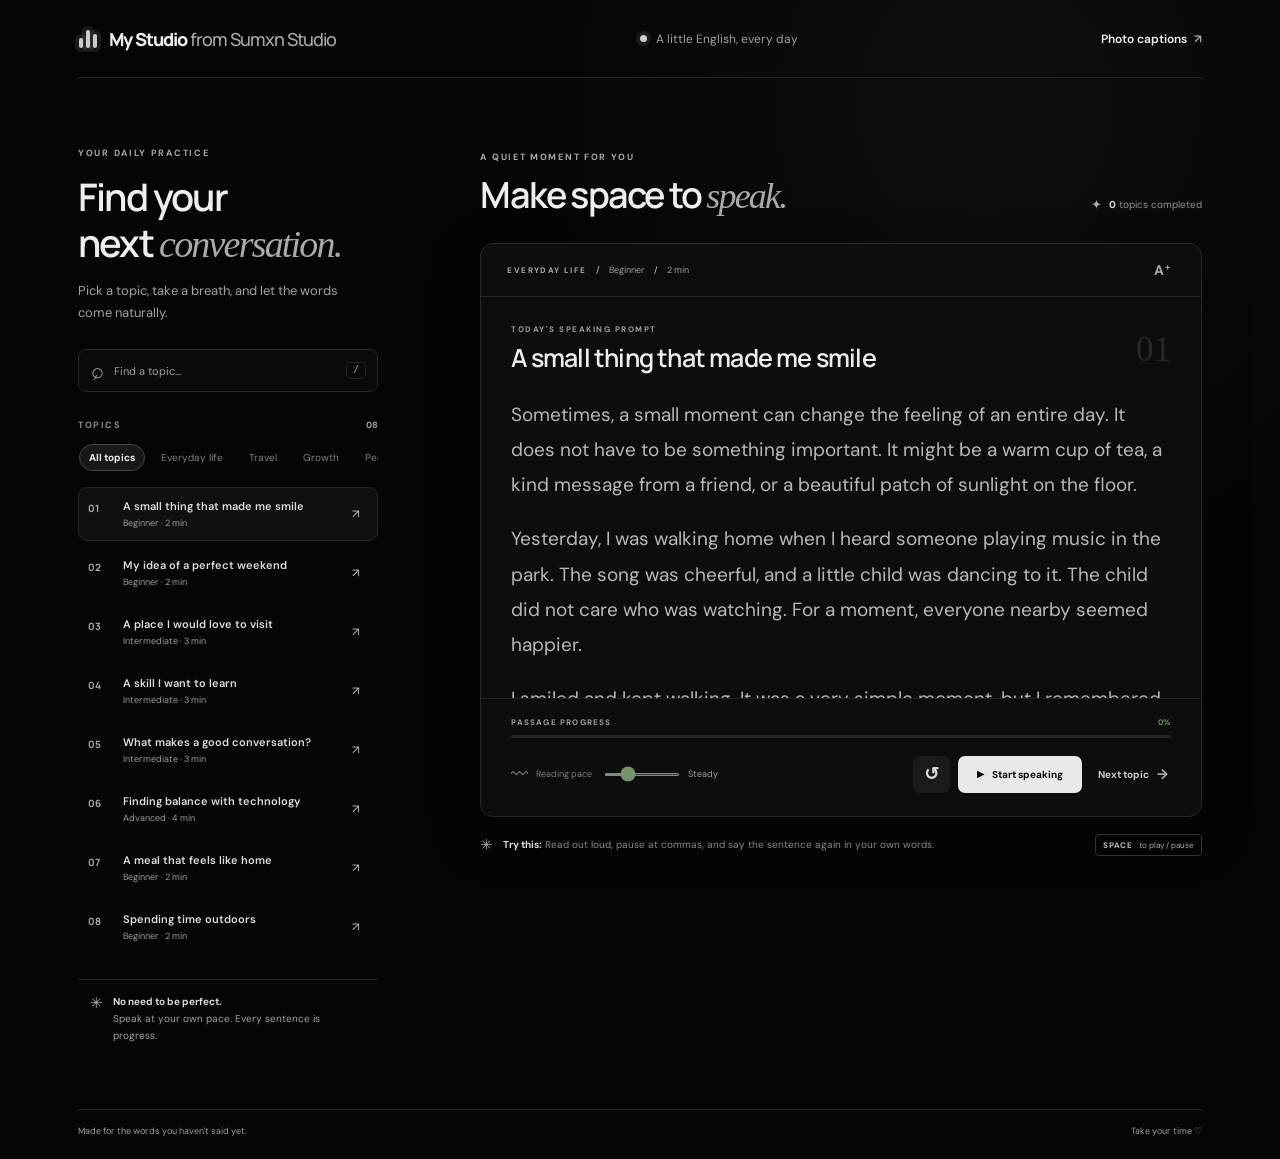
<file: speaking.html>
<!doctype html>
<html lang="en">
  <head>
    <meta charset="utf-8">
    <meta name="viewport" content="width=device-width, initial-scale=1">
    <meta name="theme-color" content="#050505">
    <meta name="description" content="Build a daily English speaking habit with thoughtful topics and a gentle reading pace.">
    <title>English practice — My Studio</title>
    <link rel="preconnect" href="https://fonts.googleapis.com">
    <link rel="preconnect" href="https://fonts.gstatic.com" crossorigin>
    <link href="https://fonts.googleapis.com/css2?family=DM+Sans:wght@400;500;600;700&family=Manrope:wght@400;500;600;700;800&display=swap" rel="stylesheet">
    <link rel="stylesheet" href="assets/css/styles.css">
    <script src="assets/js/topics.js" defer></script>
    <script src="assets/js/app.js" defer></script>
  </head>
  <body>
    <div class="site-shell">
      <header class="topbar">
        <a class="brand" href="index.html" aria-label="My Studio home">
          <span class="brand-mark" aria-hidden="true"><span></span><span></span><span></span></span>
          <span class="brand-name">My Studio <span>from Sumxn Studio</span></span>
        </a>
        <div class="topbar-note"><span class="status-dot"></span> A little English, every day</div>
        <a class="topbar-link" href="photo-caption.html">Photo captions <span aria-hidden="true">↗</span></a>
      </header>

      <main class="layout">
        <aside class="topic-panel" aria-label="Choose a speaking topic">
          <div class="panel-intro">
            <p class="eyebrow">YOUR DAILY PRACTICE</p>
            <h1>Find your<br>next <em>conversation.</em></h1>
            <p class="intro-copy">Pick a topic, take a breath, and let the words come naturally.</p>
          </div>

          <label class="search-box">
            <span class="search-icon" aria-hidden="true">⌕</span>
            <span class="visually-hidden">Search topics</span>
            <input id="topic-search" type="search" placeholder="Find a topic..." autocomplete="off">
            <kbd>/</kbd>
          </label>

          <div class="topic-heading">
            <span>TOPICS</span>
            <span id="topic-count" class="topic-count"></span>
          </div>
          <div id="category-filters" class="category-filters" aria-label="Filter topics"></div>
          <div id="topic-list" class="topic-list" aria-live="polite"></div>

          <div class="side-note">
            <span class="note-icon" aria-hidden="true">✳</span>
            <p><strong>No need to be perfect.</strong><br>Speak at your own pace. Every sentence is progress.</p>
          </div>
        </aside>

        <section id="practice" class="practice-area" aria-label="Speaking practice">
          <div class="welcome-row">
            <div>
              <p class="eyebrow">A QUIET MOMENT FOR YOU</p>
              <h2>Make space to <em>speak.</em></h2>
            </div>
            <div class="practice-count"><span class="count-icon" aria-hidden="true">✦</span><span><strong id="completed-count">0</strong> topics completed</span></div>
          </div>

          <article class="reader-card">
            <div class="reader-top">
              <div class="topic-meta">
                <span id="reader-category" class="topic-label">EVERYDAY LIFE</span>
                <span class="meta-divider" aria-hidden="true">/</span>
                <span id="reader-level">Beginner</span>
                <span class="meta-divider" aria-hidden="true">/</span>
                <span id="reader-duration">2 min</span>
              </div>
              <button id="text-size-button" class="icon-button" type="button" aria-label="Increase reading text size" title="Increase text size">A<span>+</span></button>
            </div>

            <div class="reader-title-row">
              <div>
                <p class="reader-kicker">TODAY'S SPEAKING PROMPT</p>
                <h3 id="reader-title">A small thing that made me smile</h3>
              </div>
              <span id="reader-number" class="reader-number" aria-hidden="true">01</span>
            </div>

            <div class="reading-window" id="reading-window" tabindex="0" aria-label="Reading passage. Start speaking and follow the text as it scrolls.">
              <div id="reading-copy" class="reading-copy"></div>
              <div id="end-of-reading" class="end-of-reading" hidden>
                <span aria-hidden="true">✳</span>
                <p>Lovely work. You made it to the end.</p>
              </div>
            </div>

            <div class="reader-footer">
              <div class="progress-info"><span>PASSAGE PROGRESS</span><span id="progress-value">0%</span></div>
              <div class="progress-track" role="progressbar" aria-label="Passage progress" aria-valuemin="0" aria-valuemax="100" aria-valuenow="0"><span id="progress-fill"></span></div>
              <div class="reader-controls">
                <div class="pace-control">
                  <span class="pace-icon" aria-hidden="true">〰</span>
                  <label for="pace-slider">Reading pace</label>
                  <input id="pace-slider" type="range" min="10" max="48" value="20" step="2">
                  <span id="pace-label" class="pace-label">Slow</span>
                </div>
                <div class="action-buttons">
                  <button id="restart-button" class="button button-quiet" type="button" aria-label="Start passage again" title="Start again">↺</button>
                  <button id="play-button" class="button button-primary" type="button"><span id="play-icon" aria-hidden="true">▶</span><span id="play-label">Start speaking</span></button>
                  <button id="next-button" class="button button-next" type="button">Next topic <span aria-hidden="true">→</span></button>
                </div>
              </div>
            </div>
          </article>

          <div class="practice-tip">
            <span class="tip-spark" aria-hidden="true">✳</span>
            <p><strong>Try this:</strong> Read out loud, pause at commas, and say the sentence again in your own words.</p>
            <span class="tip-shortcut">SPACE <span>to play / pause</span></span>
          </div>
          <p id="app-status" class="visually-hidden" role="status" aria-live="polite"></p>
        </section>
      </main>
      <footer class="site-footer"><span>Made for the words you haven't said yet.</span><span>Take your time <span aria-hidden="true">♡</span></span></footer>
    </div>
  </body>
</html>
</file>
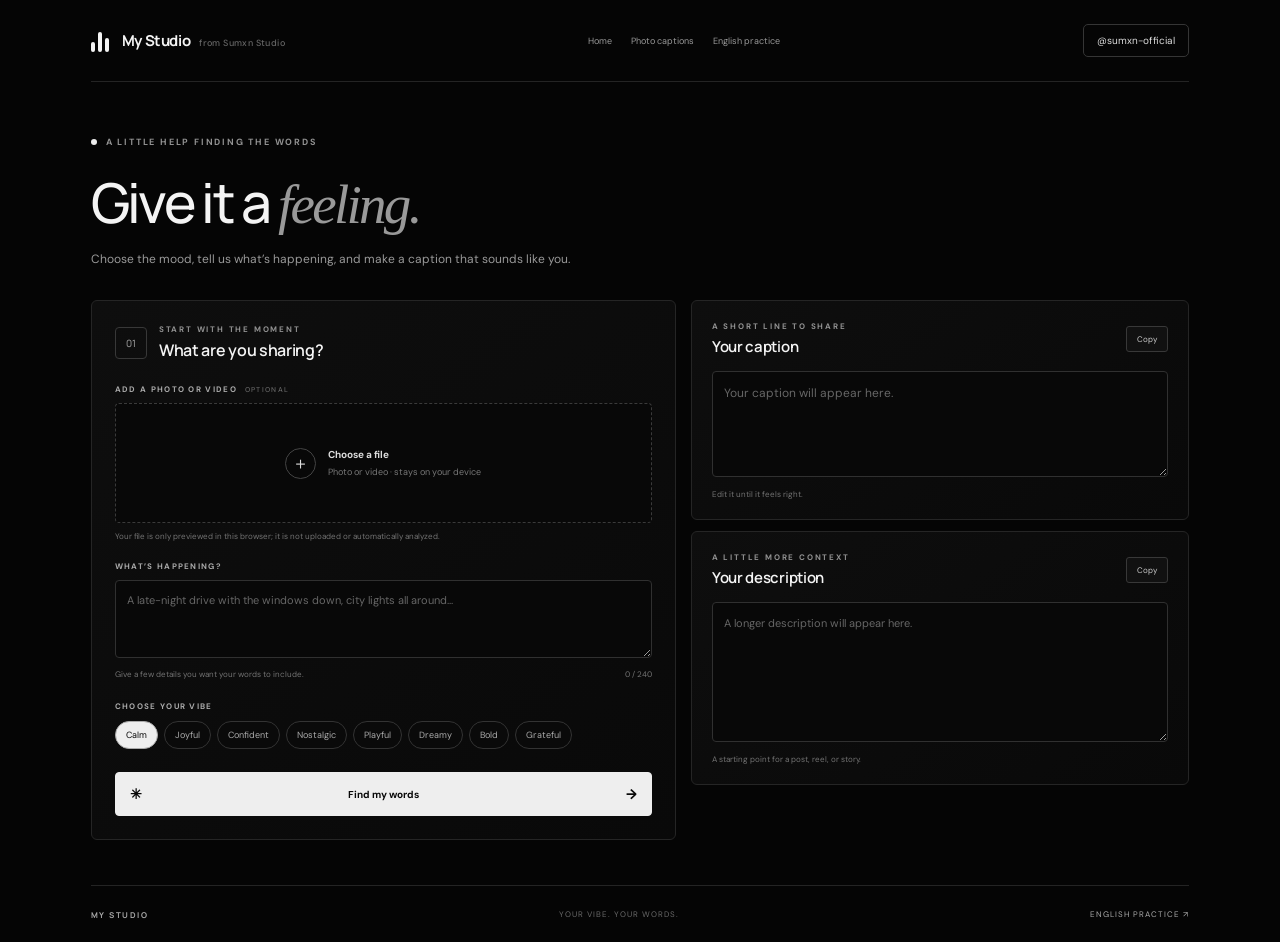
<file: vibe-studio.html>
<!doctype html>
<html lang="en">
  <head>
    <meta charset="utf-8">
    <meta name="viewport" content="width=device-width, initial-scale=1">
    <meta name="theme-color" content="#050505">
    <meta name="description" content="Choose a mood and describe your photo or video to make a caption and description that feel like you.">
    <title>Vibe to words — My Studio</title>
    <link rel="preconnect" href="https://fonts.googleapis.com">
    <link rel="preconnect" href="https://fonts.gstatic.com" crossorigin>
    <link href="https://fonts.googleapis.com/css2?family=DM+Sans:wght@400;500;600;700&family=Manrope:wght@400;500;600;700;800&display=swap" rel="stylesheet">
    <link rel="stylesheet" href="assets/css/studio.css">
    <link rel="stylesheet" href="assets/css/vibe.css">
  </head>
  <body>
    <div class="site-shell">
      <header class="topbar">
        <a class="brand" href="index.html" aria-label="My Studio home">
          <span class="brand-mark" aria-hidden="true"><span></span><span></span><span></span></span>
          <span class="brand-name">My Studio <span>from Sumxn Studio</span></span>
        </a>
        <nav class="tool-nav" aria-label="Studio navigation">
          <a href="index.html">Home</a><a href="photo-caption.html">Photo captions</a><a href="speaking.html">English practice</a>
        </nav>
        <button id="credit-settings-button" class="credit-button" type="button">Set your @credit</button>
      </header>

      <main class="vibe-main">
        <div class="vibe-heading">
          <p class="eyebrow"><span></span> A LITTLE HELP FINDING THE WORDS</p>
          <h1>Give it a <em>feeling.</em></h1>
          <p>Choose the mood, tell us what’s happening, and make a caption that sounds like you.</p>
        </div>

        <div class="vibe-layout">
          <section class="vibe-form-card" aria-labelledby="vibe-form-title">
            <div class="form-card-head"><span class="step-number">01</span><div><p class="eyebrow">START WITH THE MOMENT</p><h2 id="vibe-form-title">What are you sharing?</h2></div></div>

            <label class="field-label" for="media-file">ADD A PHOTO OR VIDEO <span>OPTIONAL</span></label>
            <label id="upload-area" class="upload-area" for="media-file">
              <input id="media-file" type="file" accept="image/*,video/*">
              <span id="upload-prompt" class="upload-prompt">
                <span class="upload-symbol" aria-hidden="true">＋</span>
                <span><strong>Choose a file</strong><small>Photo or video · stays on your device</small></span>
              </span>
              <img id="image-preview" class="media-preview" alt="Selected media preview" hidden>
              <video id="video-preview" class="media-preview" controls playsinline hidden></video>
              <span id="remove-media" class="remove-media" hidden>Remove file</span>
            </label>
            <p class="privacy-note">Your file is only previewed in this browser; it is not uploaded or automatically analyzed.</p>

            <label class="field-label" for="moment-input">WHAT’S HAPPENING?</label>
            <textarea id="moment-input" class="moment-input" maxlength="240" placeholder="A late-night drive with the windows down, city lights all around..." rows="3"></textarea>
            <div class="field-meta"><span>Give a few details you want your words to include.</span><span id="character-count">0 / 240</span></div>

            <fieldset class="vibe-fieldset">
              <legend class="field-label">CHOOSE YOUR VIBE</legend>
              <div id="vibe-options" class="vibe-options"></div>
            </fieldset>
            <button id="generate-button" class="generate-button" type="button"><span aria-hidden="true">✳</span> Find my words <span aria-hidden="true">→</span></button>
          </section>

          <section class="results-column" aria-label="Your generated writing">
            <div class="result-card">
              <div class="result-heading"><div><p class="eyebrow">A SHORT LINE TO SHARE</p><h2>Your caption</h2></div><button class="copy-button" data-copy="caption-output" type="button">Copy</button></div>
              <textarea id="caption-output" class="result-output caption-output" rows="4" aria-label="Generated caption" placeholder="Your caption will appear here."></textarea>
              <p class="result-hint">Edit it until it feels right.</p>
            </div>
            <div class="result-card description-card">
              <div class="result-heading"><div><p class="eyebrow">A LITTLE MORE CONTEXT</p><h2>Your description</h2></div><button class="copy-button" data-copy="description-output" type="button">Copy</button></div>
              <textarea id="description-output" class="result-output" rows="6" aria-label="Generated description" placeholder="A longer description will appear here."></textarea>
              <p class="result-hint">A starting point for a post, reel, or story.</p>
            </div>
            <p id="vibe-status" class="status-message" role="status" aria-live="polite"></p>
          </section>
        </div>
      </main>
      <footer class="footer"><a class="footer-brand" href="index.html">MY STUDIO</a><span>YOUR VIBE. YOUR WORDS.</span><a href="speaking.html">ENGLISH PRACTICE ↗</a></footer>
    </div>

    <dialog id="credit-dialog" class="credit-dialog">
      <form id="credit-form" method="dialog">
        <button class="dialog-close" type="button" aria-label="Close">×</button>
        <p class="eyebrow">MAKE IT YOURS</p><h2>Set your @credit</h2>
        <p class="dialog-copy">Your handle can appear on exported images and captions. Leave it blank for no credit.</p>
        <label for="credit-input">YOUR HANDLE</label><input id="credit-input" maxlength="40" placeholder="@yourname" autocomplete="off">
        <div class="dialog-actions"><button type="button" class="button-secondary" id="credit-cancel">Cancel</button><button type="submit" class="button-primary">Save handle</button></div>
      </form>
    </dialog>
    <script src="assets/js/studio.js" defer></script>
    <script src="assets/js/vibes.js" defer></script>
    <script src="assets/js/vibe-studio.js" defer></script>
  </body>
</html>
</file>
<file: assets/css/studio.css>
:root {
  color-scheme: dark;
  --black: #050505;
  --surface: #0d0d0d;
  --surface-raised: #121212;
  --white: #f4f4f4;
  --gray-100: #dedede;
  --gray-200: #bdbdbd;
  --gray-300: #929292;
  --gray-400: #666;
  --line: #242424;
  --serif: Georgia, "Times New Roman", serif;
  font-family: "DM Sans", sans-serif;
}

* { box-sizing: border-box; }
html { min-width: 320px; scroll-behavior: smooth; }
body { margin: 0; background: var(--black); color: var(--white); -webkit-font-smoothing: antialiased; }
a { color: inherit; }
a:focus-visible, button:focus-visible, input:focus-visible { outline: 2px solid #fff; outline-offset: 4px; }
button, input { font: inherit; }
.site-shell { width: min(1440px, 100%); margin: 0 auto; padding: 0 7.1%; }
.topbar { height: 82px; display: flex; align-items: center; justify-content: space-between; border-bottom: 1px solid var(--line); }
.brand { display: flex; align-items: center; gap: 13px; text-decoration: none; }
.brand-mark { height: 22px; display: flex; align-items: end; gap: 3px; }
.brand-mark span { width: 4px; border-radius: 3px; background: var(--white); }
.brand-mark span:nth-child(1) { height: 10px; }
.brand-mark span:nth-child(2) { height: 20px; }
.brand-mark span:nth-child(3) { height: 14px; }
.brand-name { display: flex; align-items: baseline; gap: 9px; font-family: Manrope, sans-serif; font-size: 15px; font-weight: 700; letter-spacing: -.4px; }
.brand-name span { color: var(--gray-400); font-family: "DM Sans", sans-serif; font-size: 9px; font-weight: 500; letter-spacing: .4px; }
.topbar-actions { display: flex; align-items: center; gap: 24px; }
.private-note { display: flex; align-items: center; gap: 7px; color: var(--gray-300); font-size: 10px; }
.private-note span { color: var(--gray-200); font-size: 11px; }
.credit-button { padding: 9px 13px; border: 1px solid #353535; border-radius: 5px; background: transparent; color: var(--gray-100); cursor: pointer; font-size: 10px; transition: .2s ease; }
.credit-button:hover { border-color: #777; background: #111; }
.hero { position: relative; display: flex; min-height: 445px; overflow: hidden; flex-direction: column; justify-content: center; padding: 61px 5% 66px; border-bottom: 1px solid var(--line); }
.eyebrow { display: flex; align-items: center; gap: 9px; margin: 0; color: var(--gray-300); font-size: 9px; font-weight: 700; letter-spacing: 1.8px; }
.hero .eyebrow span { width: 6px; height: 6px; border-radius: 50%; background: var(--white); box-shadow: 0 0 12px #aaa; }
.hero h1 { position: relative; z-index: 1; margin: 25px 0 17px; font-family: Manrope, sans-serif; font-size: clamp(52px, 7vw, 90px); font-weight: 500; letter-spacing: -.075em; line-height: .99; }
.hero h1 em { color: var(--gray-300); font-family: var(--serif); font-weight: 400; letter-spacing: -.065em; }
.hero-copy { position: relative; z-index: 1; max-width: 400px; margin: 0; color: var(--gray-300); font-size: 13px; line-height: 1.8; }
.scroll-cue { position: relative; z-index: 1; display: inline-flex; width: fit-content; align-items: center; gap: 16px; margin-top: 34px; color: var(--gray-200); font-size: 8px; font-weight: 700; letter-spacing: 1.5px; text-decoration: none; }
.scroll-cue span:last-child { display: grid; width: 25px; height: 25px; place-items: center; border: 1px solid #3b3b3b; border-radius: 50%; font-size: 13px; transition: transform .2s; }
.scroll-cue:hover span:last-child { transform: translateY(3px); }
.hero-orbit { position: absolute; right: 8%; top: 50%; width: 240px; height: 240px; border: 1px solid #222; border-radius: 50%; transform: translateY(-50%); }
.orbit-two { right: 13%; width: 158px; height: 158px; border-color: #2c2c2c; }
.orbit-two::before, .orbit-two::after { position: absolute; top: 50%; left: 50%; width: 6px; height: 6px; border-radius: 50%; background: #ccc; content: ""; transform: translate(-50%, -50%); }
.orbit-two::after { top: 0; left: 50%; width: 4px; height: 4px; background: #777; }
.hero-index { position: absolute; right: 5%; bottom: 24px; color: #666; font-size: 8px; letter-spacing: 1.5px; }
.tools-section { padding: 50px 0 58px; }
.section-heading { display: flex; align-items: end; justify-content: space-between; gap: 20px; margin: 0 0 24px; }
.section-heading h2 { margin: 10px 0 0; font-family: Manrope, sans-serif; font-size: clamp(22px, 3vw, 30px); font-weight: 500; letter-spacing: -1px; }
.section-index { padding-bottom: 4px; color: var(--gray-400); font-size: 8px; letter-spacing: 1.2px; }
.tool-grid { display: grid; grid-template-columns: repeat(3, minmax(0, 1fr)); gap: 12px; }
.tool-card { position: relative; min-width: 0; display: flex; min-height: 370px; flex-direction: column; padding: 18px 20px 20px; overflow: hidden; border: 1px solid var(--line); border-radius: 7px; background: linear-gradient(145deg, #101010 0%, #090909 78%); text-decoration: none; transition: border-color .22s ease, transform .22s ease, background .22s ease; }
.tool-card:hover { transform: translateY(-3px); border-color: #555; background: linear-gradient(145deg, #151515, #0b0b0b 78%); }
.tool-card-top { position: relative; z-index: 1; display: flex; justify-content: space-between; color: #777; font-size: 9px; letter-spacing: 1px; }
.tool-arrow { color: #aaa; font-size: 17px; transition: transform .2s; }
.tool-card:hover .tool-arrow { transform: translate(2px, -2px); }
.tool-illustration { position: relative; height: 132px; display: grid; flex: 0 0 132px; place-items: center; margin: 7px 0 12px; overflow: hidden; }
.frame { position: absolute; width: 87px; height: 102px; border: 1px solid #3d3d3d; border-radius: 3px; transform: rotate(-11deg); }
.frame-back { background: #161616; }
.frame-front { display: grid; place-items: center; background: #0b0b0b; transform: rotate(8deg) translate(7px, 2px); }
.frame-front i { position: absolute; top: 19px; width: 17px; height: 17px; border: 1px solid #7a7a7a; border-radius: 50%; }
.frame-front b { position: absolute; bottom: 15px; width: 56px; height: 27px; border: 1px solid #4a4a4a; border-radius: 40px 40px 4px 4px; }
.spark { position: absolute; color: #bbb; }
.spark-a { top: 21px; right: calc(50% - 75px); font-size: 13px; }
.spark-b { bottom: 12px; left: calc(50% - 75px); font-size: 30px; }
.vibe-ring { position: absolute; width: 112px; height: 112px; border: 1px solid #353535; border-radius: 50%; }
.ring-two { width: 77px; height: 77px; border-color: #555; }
.vibe-core { color: #e4e4e4; font-size: 21px; }
.vibe-label { position: absolute; right: calc(50% - 99px); bottom: 21px; color: #777; font-size: 7px; letter-spacing: 1.5px; }
.sound-line { position: absolute; width: 2px; border-radius: 4px; background: #aaa; }
.line-one { height: 20px; transform: translateX(-55px); }
.line-two { height: 43px; transform: translateX(-38px); background: #666; }
.line-three { height: 61px; transform: translateX(-20px); }
.line-four { height: 72px; transform: translateX(-2px); background: #d6d6d6; }
.line-five { height: 48px; transform: translateX(16px); }
.line-six { height: 28px; transform: translateX(34px); background: #666; }
.speaking-word { position: absolute; bottom: 6px; color: #777; font-family: var(--serif); font-size: 12px; font-style: italic; }
.tool-tag { margin: auto 0 9px; color: #8c8c8c; font-size: 8px; font-weight: 700; letter-spacing: 1.4px; }
.tool-card h3 { margin: 0; font-family: Manrope, sans-serif; font-size: 18px; font-weight: 600; letter-spacing: -.45px; }
.tool-description { min-height: 54px; margin: 9px 0 13px; color: var(--gray-300); font-size: 10px; line-height: 1.7; }
.tool-link { display: flex; align-items: center; justify-content: space-between; padding-top: 12px; border-top: 1px solid #252525; color: var(--gray-100); font-size: 9px; font-weight: 600; }
.tool-link span { color: #888; font-size: 15px; transition: transform .2s; }
.tool-card:hover .tool-link span { transform: translateX(3px); }
.studio-note { display: flex; align-items: center; gap: 15px; padding: 19px 20px; border: 1px solid var(--line); border-radius: 6px; background: #090909; }
.note-mark, .note-end { color: #aaa; font-size: 14px; }
.studio-note p { flex: 1; margin: 0; color: var(--gray-300); font-size: 10px; line-height: 1.7; }
.studio-note p span { color: var(--gray-100); font-weight: 600; }
.note-end { color: #555; font-size: 9px; }
.footer { display: flex; align-items: center; justify-content: space-between; min-height: 57px; border-top: 1px solid var(--line); color: #696969; font-size: 8px; letter-spacing: 1px; }
.footer a { color: #aaa; text-decoration: none; }
.footer a:hover { color: #fff; }
.footer-brand { font-family: Manrope, sans-serif; font-weight: 700; letter-spacing: 1.5px; }
.credit-dialog { width: min(430px, calc(100% - 28px)); padding: 0; border: 1px solid #343434; border-radius: 8px; background: #101010; color: var(--white); box-shadow: 0 20px 80px #000; }
.credit-dialog::backdrop { background: rgba(0, 0, 0, .78); backdrop-filter: blur(4px); }
.credit-dialog form { position: relative; padding: 27px; }
.dialog-close { position: absolute; top: 14px; right: 16px; border: 0; background: transparent; color: #aaa; cursor: pointer; font-size: 22px; }
.credit-dialog .eyebrow { color: #999; }
.credit-dialog h2 { margin: 12px 0 7px; font-family: Manrope, sans-serif; font-size: 23px; font-weight: 600; }
.dialog-copy { margin: 0 0 19px; color: #999; font-size: 11px; line-height: 1.65; }
.credit-dialog label { display: block; margin-bottom: 7px; color: #aaa; font-size: 8px; font-weight: 700; letter-spacing: 1.2px; }
.credit-dialog input { width: 100%; padding: 11px 12px; border: 1px solid #353535; border-radius: 4px; background: #080808; color: white; font-size: 12px; }
.dialog-actions { display: flex; justify-content: flex-end; gap: 8px; margin-top: 19px; }
.dialog-actions button { min-height: 35px; padding: 0 13px; border: 1px solid #333; border-radius: 4px; cursor: pointer; font-size: 10px; }
.button-secondary { background: #111; color: #bbb; }
.button-primary { border-color: #eee !important; background: #eee; color: #111; font-weight: 700; }
.visually-hidden { position: absolute; width: 1px; height: 1px; overflow: hidden; clip: rect(0, 0, 0, 0); white-space: nowrap; clip-path: inset(50%); }
@media (min-width: 1350px) { .hero { min-height: 500px; } .tool-card { min-height: 390px; } }
@media (max-width: 800px) { .site-shell { padding: 0 5%; } .hero { min-height: 400px; padding-left: 2%; } .hero-orbit { right: 1%; opacity: .65; } .orbit-two { right: 7%; } .tool-grid { grid-template-columns: repeat(2, minmax(0, 1fr)); } .tool-card:last-child { grid-column: 1 / -1; } .tool-card { min-height: 355px; } }
@media (max-width: 560px) { .site-shell { padding: 0 20px; } .topbar { height: 70px; } .brand-name { display: grid; gap: 1px; font-size: 14px; } .brand-name span { font-size: 8px; } .topbar-actions { gap: 0; } .private-note { display: none; } .credit-button { padding: 8px 10px; font-size: 9px; } .hero { min-height: 365px; padding: 50px 0 55px; } .hero h1 { font-size: clamp(50px, 15vw, 70px); } .hero-copy { max-width: 290px; font-size: 12px; } .hero-orbit { right: -140px; width: 220px; height: 220px; opacity: .4; } .orbit-two { right: -98px; width: 140px; height: 140px; } .tools-section { padding: 38px 0 40px; } .section-index { display: none; } .tool-grid { grid-template-columns: 1fr; gap: 9px; } .tool-card, .tool-card:last-child { grid-column: auto; min-height: 330px; padding: 16px; } .tool-illustration { height: 105px; flex-basis: 105px; } .tool-description { min-height: auto; } .studio-note { align-items: flex-start; gap: 10px; padding: 14px; } .note-end { display: none; } .footer { gap: 8px; font-size: 7px; } }
@media (prefers-reduced-motion: reduce) { *, *::before, *::after { scroll-behavior: auto !important; transition-duration: .01ms !important; } }
</file>
<file: assets/css/styles.css>
:root {
  color-scheme: light;
  --ink: #20332b;
  --ink-soft: #64736a;
  --muted: #8a958e;
  --paper: #f7f7f2;
  --white: #fffefa;
  --line: #e7e9e1;
  --green: #315f4d;
  --green-dark: #244838;
  --green-pale: #eaf1e9;
  --lime: #d8ed9b;
  --serif: Georgia, "Times New Roman", serif;
}

* { box-sizing: border-box; }

html { min-width: 320px; scroll-behavior: smooth; }

body {
  margin: 0;
  background:
    radial-gradient(ellipse at 77% 9%, rgba(222, 234, 207, .3), transparent 35%),
    var(--paper);
  color: var(--ink);
  font-family: "DM Sans", sans-serif;
  -webkit-font-smoothing: antialiased;
}

button, input { font: inherit; }
button { color: inherit; }
button:focus-visible, input:focus-visible, a:focus-visible, .reading-window:focus-visible {
  outline: 3px solid #88a76f;
  outline-offset: 3px;
}

.site-shell { min-height: 100vh; max-width: 1600px; margin: 0 auto; padding: 0 6.1%; }

.topbar {
  height: 78px;
  display: flex;
  align-items: center;
  justify-content: space-between;
  border-bottom: 1px solid rgba(51, 76, 62, .1);
}

.brand { display: inline-flex; align-items: center; gap: 11px; color: var(--ink); text-decoration: none; }
.brand-mark { display: flex; align-items: end; gap: 3px; height: 24px; padding: 3px 1px; }
.brand-mark span { display: block; width: 4px; border-radius: 5px; background: var(--green); }
.brand-mark span:nth-child(1) { height: 10px; }
.brand-mark span:nth-child(2) { height: 18px; }
.brand-mark span:nth-child(3) { height: 14px; }
.brand-name { font-family: Manrope, sans-serif; font-size: 18px; font-weight: 800; letter-spacing: -1px; }
.brand-name span { color: #779370; font-weight: 500; }
.topbar-note { display: flex; align-items: center; gap: 9px; color: var(--ink-soft); font-size: 12px; }
.status-dot { width: 7px; height: 7px; border-radius: 50%; background: #8ba576; box-shadow: 0 0 0 4px rgba(139, 165, 118, .13); }
.topbar-link { color: var(--ink); text-decoration: none; font-size: 12px; font-weight: 600; }
.topbar-link span { margin-left: 4px; color: #829b75; }

.layout { display: grid; grid-template-columns: minmax(250px, 300px) minmax(0, 1fr); gap: clamp(48px, 8vw, 122px); max-width: 1200px; margin: 0 auto; padding: 69px 0 52px; }
.topic-panel { min-width: 0; }
.eyebrow { margin: 0 0 15px; color: #82927d; font-size: 9px; font-weight: 700; letter-spacing: 1.7px; }
.panel-intro h1, .welcome-row h2 { margin: 0; font-family: Manrope, sans-serif; font-size: clamp(29px, 3vw, 38px); font-weight: 600; letter-spacing: -1.8px; line-height: 1.2; }
.panel-intro h1 em, .welcome-row h2 em { color: #779370; font-family: var(--serif); font-weight: 400; }
.intro-copy { max-width: 270px; margin: 13px 0 25px; color: var(--ink-soft); font-size: 13px; line-height: 1.7; }

.search-box { display: flex; align-items: center; gap: 9px; height: 43px; padding: 0 11px; border: 1px solid var(--line); border-radius: 8px; background: rgba(255, 255, 252, .7); }
.search-icon { color: #82927d; font-size: 22px; line-height: 1; transform: rotate(-20deg); }
.search-box input { width: 100%; min-width: 0; border: 0; outline: 0; background: transparent; color: var(--ink); font-size: 11px; }
.search-box input::placeholder { color: #9ca59c; }
.search-box kbd { padding: 2px 6px; border: 1px solid var(--line); border-radius: 4px; color: #a1aaa1; font-size: 10px; }

.topic-heading { display: flex; justify-content: space-between; margin: 27px 0 11px; color: #859186; font-size: 9px; font-weight: 700; letter-spacing: 1.6px; }
.topic-count { color: #9aa399; letter-spacing: 0; }
.category-filters { display: flex; gap: 6px; overflow-x: auto; padding: 2px 1px 9px; scrollbar-width: none; }
.category-filters::-webkit-scrollbar { display: none; }
.filter-chip { flex: 0 0 auto; padding: 6px 9px; border: 1px solid transparent; border-radius: 20px; background: transparent; color: #77847b; cursor: pointer; font-size: 10px; transition: .18s ease; }
.filter-chip:hover { color: var(--green); }
.filter-chip[aria-pressed="true"] { border-color: #dce7d8; background: var(--green-pale); color: var(--green-dark); font-weight: 700; }

.topic-list { display: grid; gap: 5px; margin-top: 7px; }
.topic-item { width: 100%; display: grid; grid-template-columns: 26px minmax(0, 1fr) 16px; align-items: center; gap: 9px; padding: 11px 9px; border: 1px solid transparent; border-radius: 9px; background: transparent; text-align: left; cursor: pointer; transition: background .2s ease, border-color .2s ease, transform .2s ease; }
.topic-item:hover { background: rgba(255, 255, 252, .8); transform: translateX(2px); }
.topic-item.is-selected { border-color: #e1e9dc; background: rgba(255, 255, 252, .9); box-shadow: 0 4px 14px rgba(49, 73, 58, .035); }
.topic-index { align-self: start; padding-top: 2px; color: #a4ada2; font-family: Manrope, sans-serif; font-size: 10px; font-weight: 700; }
.topic-details { display: grid; gap: 4px; min-width: 0; }
.topic-title { overflow: hidden; color: #3c4b42; font-size: 11px; font-weight: 600; text-overflow: ellipsis; white-space: nowrap; }
.topic-subtitle { color: #96a096; font-size: 9px; }
.topic-marker { color: #b6c0b0; font-size: 12px; }
.topic-marker.is-done { color: #638462; }
.empty-state { margin: 9px 2px; color: var(--ink-soft); font-size: 12px; line-height: 1.6; }

.side-note { display: flex; gap: 10px; margin-top: 25px; padding: 13px 12px; border-top: 1px solid var(--line); color: var(--ink-soft); }
.note-icon { color: #89a275; font-size: 15px; }
.side-note p { margin: 0; font-size: 10px; line-height: 1.7; }
.side-note strong { color: #506456; font-weight: 700; }

.practice-area { min-width: 0; padding-top: 4px; }
.welcome-row { display: flex; align-items: end; justify-content: space-between; gap: 16px; margin: 0 0 25px; }
.welcome-row .eyebrow { margin-bottom: 10px; }
.welcome-row h2 { font-size: clamp(27px, 3vw, 36px); }
.practice-count { display: inline-flex; align-items: center; gap: 7px; padding-bottom: 5px; color: #8b968b; font-size: 10px; white-space: nowrap; }
.practice-count strong { color: #536b59; font-weight: 700; }
.count-icon { color: #9caf83; font-size: 13px; }

.reader-card { overflow: hidden; border: 1px solid #e9eae2; border-radius: 13px; background: var(--white); box-shadow: 0 17px 45px rgba(39, 61, 45, .055); }
.reader-top { display: flex; align-items: center; justify-content: space-between; min-height: 53px; padding: 0 26px; border-bottom: 1px solid #eff0e9; }
.topic-meta { display: flex; align-items: center; gap: 9px; color: #9aa298; font-size: 9px; }
.topic-label { color: #718d6c; font-size: 8px; font-weight: 700; letter-spacing: 1.4px; }
.meta-divider { color: #cdd2c9; }
.icon-button { display: inline-flex; align-items: flex-start; gap: 1px; padding: 5px; border: 0; background: transparent; color: #718073; cursor: pointer; font-size: 14px; font-weight: 700; }
.icon-button span { font-size: 9px; }

.reader-title-row { display: flex; align-items: center; justify-content: space-between; padding: 27px 30px 17px; }
.reader-kicker { margin: 0 0 7px; color: #9aa398; font-size: 8px; font-weight: 700; letter-spacing: 1.5px; }
.reader-title-row h3 { margin: 0; color: #283c30; font-family: Manrope, sans-serif; font-size: clamp(19px, 2.2vw, 25px); font-weight: 600; letter-spacing: -.8px; line-height: 1.35; }
.reader-number { color: #ebeee6; font-family: var(--serif); font-size: 35px; }

.reading-window { position: relative; height: clamp(245px, 34vh, 340px); overflow-y: auto; margin: 0 30px; padding: 5px 8px 20px 0; scrollbar-color: #d7dfd2 transparent; scrollbar-width: thin; overscroll-behavior: contain; }
.reading-window::-webkit-scrollbar { width: 5px; }
.reading-window::-webkit-scrollbar-thumb { border-radius: 6px; background: #d7dfd2; }
.reading-copy { color: #5c6b60; font-size: 19px; line-height: 1.85; transition: font-size .2s ease; }
.reading-copy p { margin: 0 0 19px; }
.reading-copy p:last-child { margin-bottom: 12px; }
.end-of-reading { display: flex; align-items: center; gap: 9px; margin: 3px 0 8px; padding: 10px 12px; border-radius: 7px; background: #f3f6ed; color: #62805d; }
.end-of-reading[hidden] { display: none; }
.end-of-reading span { font-size: 14px; }
.end-of-reading p { margin: 0; font-size: 11px; font-weight: 600; }

.reader-footer { padding: 18px 30px 23px; border-top: 1px solid #eff0e9; }
.progress-info { display: flex; justify-content: space-between; margin-bottom: 8px; color: #9aa398; font-size: 8px; font-weight: 700; letter-spacing: 1.2px; }
.progress-info span:last-child { color: #748b70; letter-spacing: 0; }
.progress-track { height: 3px; overflow: hidden; border-radius: 8px; background: #edf0e9; }
.progress-track span { display: block; width: 0; height: 100%; border-radius: inherit; background: #87a579; transition: width .14s linear; }
.reader-controls { display: flex; align-items: center; justify-content: space-between; gap: 14px; padding-top: 18px; }
.pace-control { display: flex; align-items: center; gap: 8px; color: #758177; font-size: 9px; white-space: nowrap; }
.pace-icon { color: #89a175; font-size: 17px; }
.pace-control input { width: 76px; height: 3px; margin: 0 0 0 4px; accent-color: #76936e; cursor: pointer; }
.pace-control input:disabled { cursor: default; opacity: .5; }
.pace-label { min-width: 30px; color: #9aa398; font-size: 9px; }
.action-buttons { display: flex; align-items: center; gap: 8px; }
.button { display: inline-flex; align-items: center; justify-content: center; gap: 8px; min-height: 37px; border: 0; border-radius: 7px; cursor: pointer; font-size: 10px; font-weight: 700; transition: transform .18s ease, background .18s ease, box-shadow .18s ease; }
.button:hover { transform: translateY(-1px); }
.button-quiet { width: 37px; background: #f4f5ef; color: #70816f; font-size: 18px; }
.button-primary { min-width: 124px; padding: 0 13px; background: var(--green); color: white; box-shadow: 0 5px 12px rgba(49, 95, 77, .16); }
.button-primary:hover { background: var(--green-dark); box-shadow: 0 6px 15px rgba(49, 95, 77, .23); }
.button-primary.is-playing { background: #527558; }
.button-primary span:first-child { font-size: 9px; }
.button-next { padding: 0 3px 0 8px; background: transparent; color: #657a68; }
.button-next span { color: #8ca47c; font-size: 14px; }

.practice-tip { display: flex; align-items: center; gap: 10px; margin-top: 17px; color: #818c82; }
.tip-spark { color: #8ea47a; font-size: 15px; }
.practice-tip p { flex: 1; margin: 0; font-size: 10px; line-height: 1.6; }
.practice-tip strong { color: #657664; }
.tip-shortcut { padding: 5px 7px; border: 1px solid #e7eae1; border-radius: 4px; color: #778575; font-size: 8px; font-weight: 700; letter-spacing: .6px; white-space: nowrap; }
.tip-shortcut span { padding-left: 4px; color: #a1a99f; font-weight: 400; letter-spacing: 0; }
.site-footer { display: flex; justify-content: space-between; max-width: 1200px; margin: 0 auto; padding: 15px 0 22px; border-top: 1px solid rgba(51, 76, 62, .1); color: #9aa398; font-size: 9px; }
.site-footer span:last-child span { color: #9aaa83; }

.visually-hidden { position: absolute; width: 1px; height: 1px; overflow: hidden; clip: rect(0, 0, 0, 0); white-space: nowrap; clip-path: inset(50%); }

:root {
  color-scheme: dark;
  --ink: #f0f0f0;
  --ink-soft: #a2a2a2;
  --muted: #858585;
  --paper: #050505;
  --white: #101010;
  --line: #242424;
  --green: #dedede;
  --green-dark: #eee;
  --green-pale: #1a1a1a;
}

body { background: radial-gradient(ellipse at 77% 9%, rgba(255,255,255,.035), transparent 35%), #050505; color: #eee; }
.topbar { border-color: #222; }
.brand { color: #eee; }
.brand-mark span, .status-dot { background: #ccc; box-shadow: 0 0 0 4px rgba(255,255,255,.08); }
.brand-name span, .eyebrow, .search-icon, .topic-label, .note-icon, .count-icon, .icon-button, .pace-icon, .tip-spark, .topbar-link span, .panel-intro h1 em, .welcome-row h2 em, .button-next span, .site-footer span:last-child span { color: #aaa; }
.search-box { border-color: #282828; background: #0a0a0a; }
.search-box input { color: #eee; }
.filter-chip[aria-pressed="true"] { border-color: #454545; background: #191919; color: #eee; }
.topic-item:hover, .topic-item.is-selected { border-color: #262626; background: #101010; box-shadow: none; }
.topic-title, .side-note strong, .practice-count strong { color: #ddd; }
.topic-marker.is-done, .note-icon, .count-icon, .topic-index { color: #aaa; }
.reader-card { border-color: #282828; background: #0d0d0d; box-shadow: 0 17px 45px rgba(0,0,0,.35); }
.reader-top, .reader-footer { border-color: #232323; }
.reader-title-row h3 { color: #eee; }
.reader-number { color: #282828; }
.reading-window { scrollbar-color: #444 transparent; }
.reading-window::-webkit-scrollbar-thumb { background: #444; }
.reading-copy { color: #b8b8b8; }
.end-of-reading { background: #191919; color: #ddd; }
.progress-track { background: #242424; }
.progress-track span { background: #aaa; }
.button-quiet { background: #1b1b1b; color: #ddd; }
.button-primary, .button-primary:hover, .button-primary.is-playing { background: #e8e8e8; color: #080808; box-shadow: none; }
.button-next { color: #ccc; }
.practice-tip strong { color: #ddd; }
.tip-shortcut { border-color: #333; color: #bbb; }
.site-footer { border-color: #222; }
.search-box:focus-within, .vibe-option[aria-pressed="true"] { border-color: #aaa; }

@media (min-width: 1400px) {
  .layout { padding-top: 82px; }
  .reading-window { height: 360px; }
}

@media (max-width: 950px) {
  .site-shell { padding: 0 4%; }
  .layout { grid-template-columns: minmax(220px, 260px) minmax(0, 1fr); gap: 34px; padding-top: 50px; }
  .reader-controls { align-items: flex-start; flex-direction: column; }
  .action-buttons { width: 100%; }
  .button-primary { flex: 1; }
}

@media (max-width: 700px) {
  .site-shell { padding: 0 20px; }
  .topbar { height: 66px; }
  .topbar-note { display: none; }
  .layout { grid-template-columns: 1fr; gap: 30px; padding: 38px 0 34px; }
  .panel-intro h1 { font-size: 34px; }
  .intro-copy { margin-bottom: 18px; }
  .topic-list { grid-template-columns: repeat(2, minmax(0, 1fr)); gap: 4px; }
  .topic-item { grid-template-columns: 22px minmax(0, 1fr) 12px; gap: 5px; padding: 10px 6px; }
  .topic-title { font-size: 10px; }
  .topic-subtitle { font-size: 8px; }
  .side-note { display: none; }
  .practice-area { padding-top: 0; }
  .welcome-row { align-items: center; }
  .welcome-row h2 { font-size: 29px; }
  .practice-count { font-size: 9px; }
  .reader-top { padding: 0 18px; }
  .reader-title-row { padding: 23px 19px 15px; }
  .reader-title-row h3 { font-size: 21px; }
  .reading-window { height: 300px; margin: 0 19px; }
  .reading-copy { font-size: 18px; }
  .reader-footer { padding: 16px 19px 19px; }
  .practice-tip { align-items: flex-start; }
  .tip-shortcut { display: none; }
}

@media (max-width: 420px) {
  .site-shell { padding: 0 14px; }
  .welcome-row { align-items: flex-start; flex-direction: column; gap: 8px; }
  .welcome-row h2 { font-size: 27px; }
  .practice-count { padding: 0; }
  .topic-meta { gap: 6px; font-size: 8px; }
  .reader-title-row h3 { font-size: 19px; }
  .reader-number { font-size: 29px; }
  .reader-controls { gap: 12px; }
  .pace-control { width: 100%; }
  .pace-control input { flex: 1; }
  .action-buttons { gap: 5px; }
  .button-next { font-size: 9px; }
  .site-footer { gap: 12px; font-size: 8px; }
}

@media (prefers-reduced-motion: reduce) {
  *, *::before, *::after { scroll-behavior: auto !important; transition-duration: .01ms !important; }
}
</file>
<file: assets/css/vibe.css>
.tool-nav { display: flex; gap: 19px; }
.tool-nav a { color: #999; font-size: 9px; text-decoration: none; }
.tool-nav a:hover { color: #fff; }
.vibe-main { max-width: 1120px; margin: 0 auto; padding: 54px 0 45px; }
.vibe-heading { margin-bottom: 31px; }
.vibe-heading .eyebrow span { width: 6px; height: 6px; border-radius: 50%; background: #eee; }
.vibe-heading h1 { margin: 16px 0 9px; font-family: Manrope, sans-serif; font-size: clamp(37px, 5vw, 55px); font-weight: 500; letter-spacing: -2.7px; }
.vibe-heading h1 em { color: #999; font-family: Georgia, serif; font-weight: 400; }
.vibe-heading > p:last-child { margin: 0; color: #999; font-size: 12px; line-height: 1.7; }
.vibe-layout { display: grid; grid-template-columns: minmax(0, 1.08fr) minmax(300px, .92fr); align-items: start; gap: 15px; }
.vibe-form-card, .result-card { border: 1px solid #252525; border-radius: 6px; background: linear-gradient(145deg, #0e0e0e, #090909); }
.vibe-form-card { padding: 23px; }
.form-card-head { display: flex; align-items: center; gap: 12px; margin-bottom: 23px; }
.step-number { display: grid; width: 32px; height: 32px; place-items: center; border: 1px solid #383838; border-radius: 4px; color: #aaa; font-family: Manrope, sans-serif; font-size: 10px; }
.form-card-head .eyebrow { margin-bottom: 5px; font-size: 8px; }
.form-card-head h2, .result-heading h2 { margin: 0; font-family: Manrope, sans-serif; font-size: 16px; font-weight: 600; letter-spacing: -.3px; }
.field-label { display: flex; align-items: center; gap: 8px; margin: 0 0 9px; padding: 0; color: #aaa; font-size: 8px; font-weight: 700; letter-spacing: 1.3px; }
.field-label > span { color: #666; font-size: 7px; font-weight: 500; }
.upload-area { position: relative; display: grid; min-height: 120px; place-items: center; overflow: hidden; border: 1px dashed #3a3a3a; border-radius: 4px; background: #080808; cursor: pointer; transition: border-color .2s, background .2s; }
.upload-area:hover, .upload-area.is-dragging { border-color: #888; background: #101010; }
.upload-area input { position: absolute; width: 1px; height: 1px; overflow: hidden; opacity: 0; }
.upload-area:focus-within { outline: 2px solid #eee; outline-offset: 3px; }
.upload-prompt { display: flex; align-items: center; gap: 12px; padding: 16px; }
.upload-symbol { display: grid; width: 31px; height: 31px; place-items: center; border: 1px solid #444; border-radius: 50%; color: #ddd; font-size: 17px; }
.upload-prompt strong, .upload-prompt small { display: block; }
.upload-prompt strong { color: #ddd; font-size: 10px; }
.upload-prompt small { margin-top: 5px; color: #777; font-size: 9px; }
.media-preview { display: block; width: 100%; max-height: 240px; object-fit: contain; background: #050505; }
.media-preview[hidden], .upload-prompt[hidden], .remove-media[hidden] { display: none; }
.remove-media { position: absolute; right: 8px; bottom: 8px; padding: 6px 8px; border: 1px solid #555; border-radius: 3px; background: rgba(0,0,0,.82); color: #ddd; cursor: pointer; font-size: 8px; }
.privacy-note { margin: 7px 0 19px; color: #737373; font-size: 8px; line-height: 1.5; }
.moment-input, .result-output { width: 100%; resize: vertical; border: 1px solid #303030; border-radius: 4px; background: #080808; color: #e7e7e7; font: 11px/1.7 "DM Sans", sans-serif; }
.moment-input { min-height: 76px; padding: 10px 11px; }
.moment-input::placeholder, .result-output::placeholder { color: #666; }
.field-meta { display: flex; justify-content: space-between; gap: 9px; margin-top: 6px; color: #737373; font-size: 8px; }
.vibe-fieldset { margin: 22px 0 0; padding: 0; border: 0; }
.vibe-fieldset legend { margin-bottom: 10px; }
.vibe-options { display: flex; flex-wrap: wrap; gap: 6px; }
.vibe-option { padding: 7px 10px; border: 1px solid #333; border-radius: 20px; background: #0a0a0a; color: #aaa; cursor: pointer; font-size: 9px; transition: .18s; }
.vibe-option:hover { border-color: #777; color: white; }
.vibe-option[aria-pressed="true"] { border-color: #aaa; background: #eee; color: #080808; }
.generate-button { display: flex; width: 100%; align-items: center; justify-content: space-between; margin-top: 23px; padding: 12px 14px; border: 1px solid #eee; border-radius: 4px; background: #eee; color: #080808; cursor: pointer; font-size: 10px; font-weight: 700; transition: background .18s, transform .18s; }
.generate-button:hover { transform: translateY(-1px); background: #fff; }
.generate-button span:first-child { font-size: 14px; }
.generate-button span:last-child { font-size: 14px; }
.results-column { display: grid; gap: 11px; }
.result-card { padding: 20px; }
.result-heading { display: flex; align-items: center; justify-content: space-between; gap: 12px; margin-bottom: 14px; }
.result-heading .eyebrow { margin-bottom: 5px; font-size: 8px; }
.result-heading h2 { font-size: 15px; }
.copy-button { padding: 7px 10px; border: 1px solid #383838; border-radius: 3px; background: #111; color: #ccc; cursor: pointer; font-size: 8px; }
.copy-button:hover { border-color: #777; color: white; }
.result-output { min-height: 105px; padding: 11px; }
.caption-output { min-height: 94px; font-size: 12px; }
.description-card .result-output { min-height: 140px; }
.result-hint { margin: 7px 0 0; color: #737373; font-size: 8px; }
.status-message { min-height: 16px; margin: 0; color: #aaa; font-size: 9px; }
@media (max-width: 800px) { .vibe-main { padding-top: 42px; } .vibe-layout { grid-template-columns: 1fr; } .tool-nav { gap: 10px; } }
@media (max-width: 560px) { .tool-nav { display: none; } .vibe-main { padding: 36px 0; } .vibe-heading h1 { font-size: 42px; } .vibe-form-card, .result-card { padding: 17px; } }
</file>
